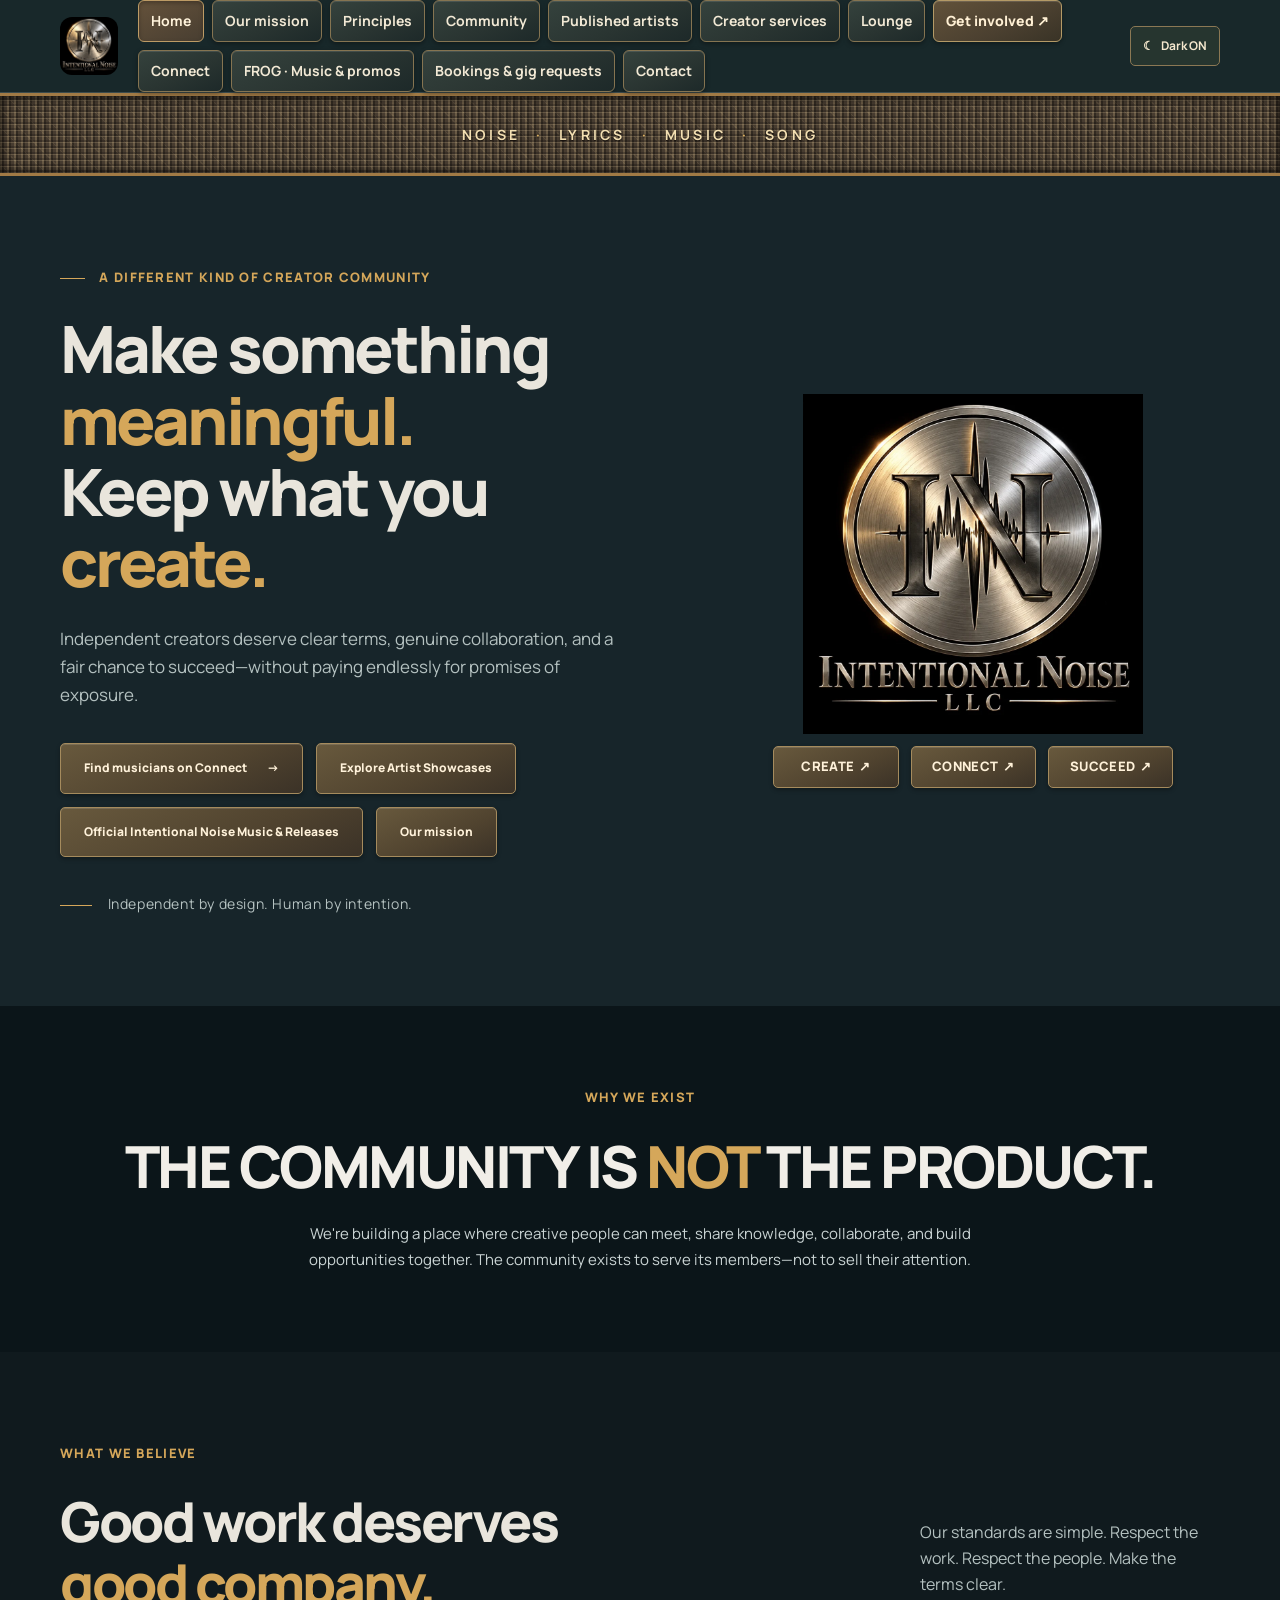
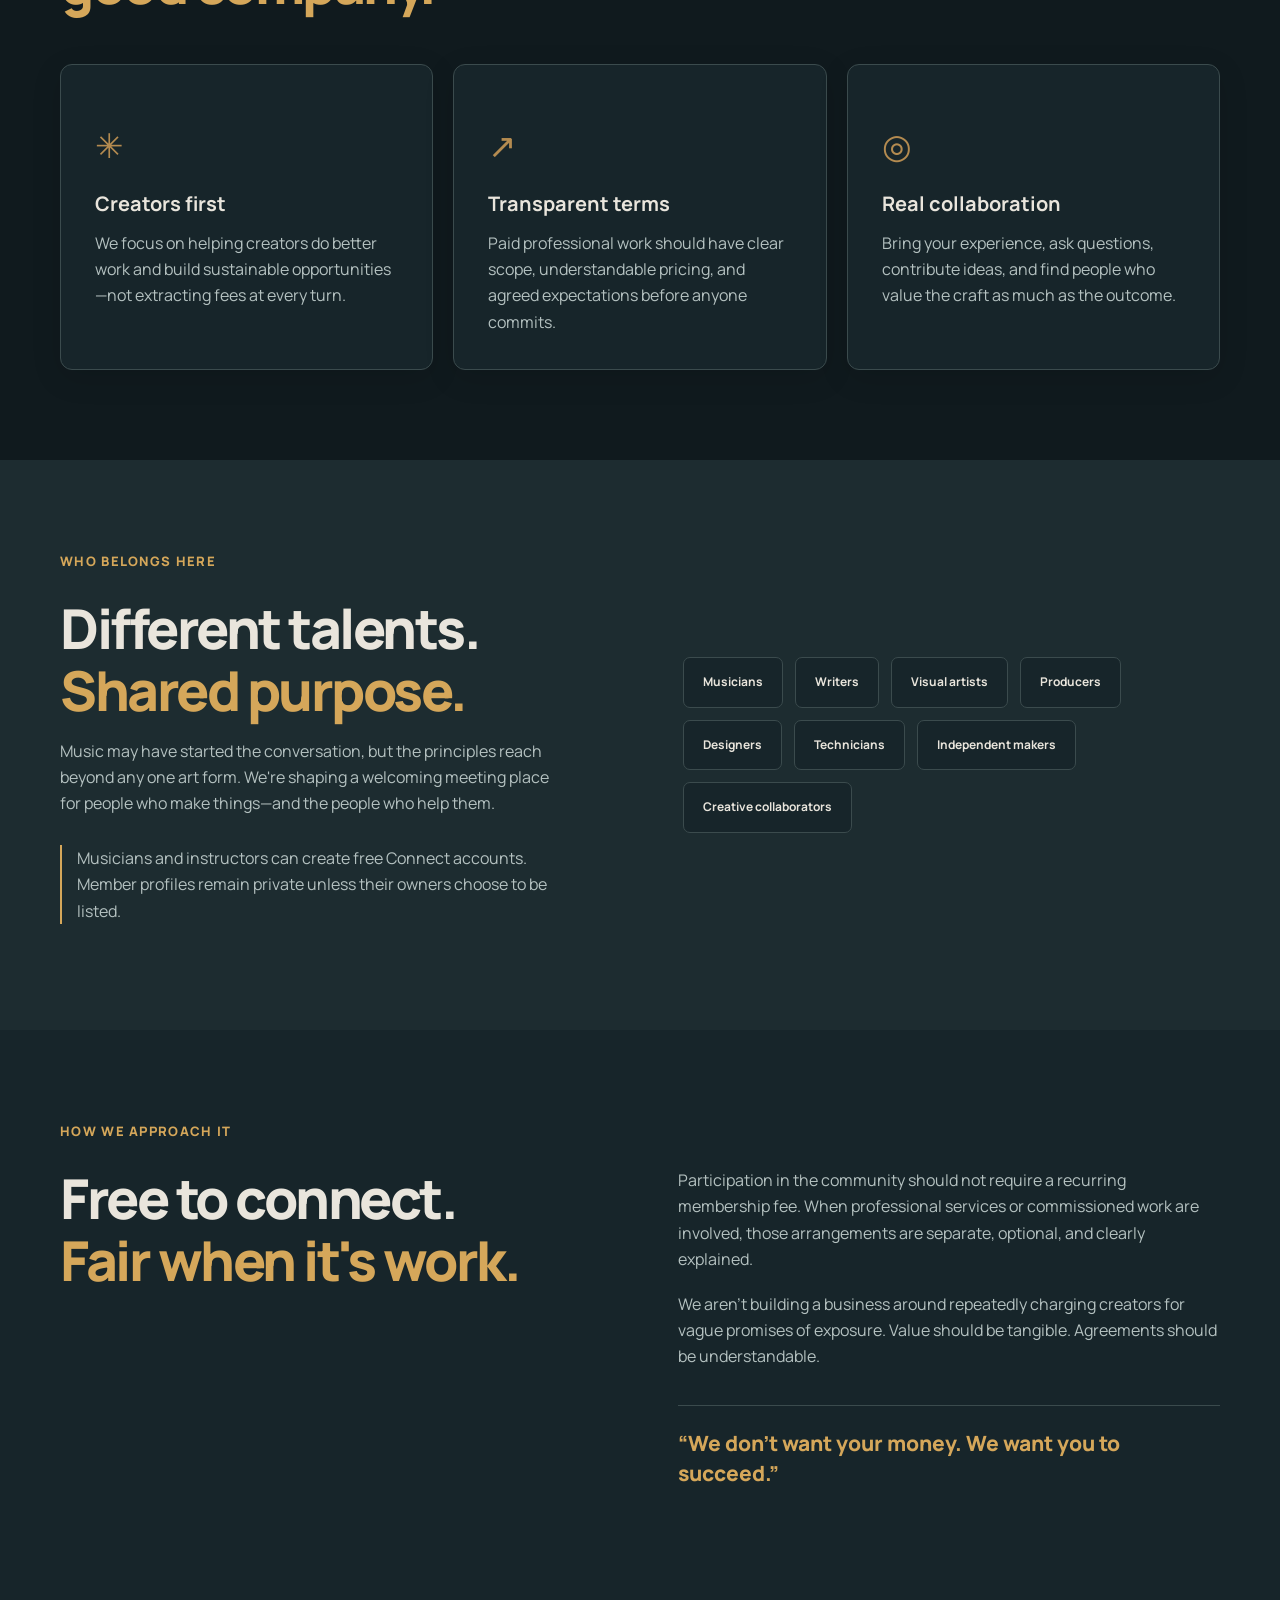
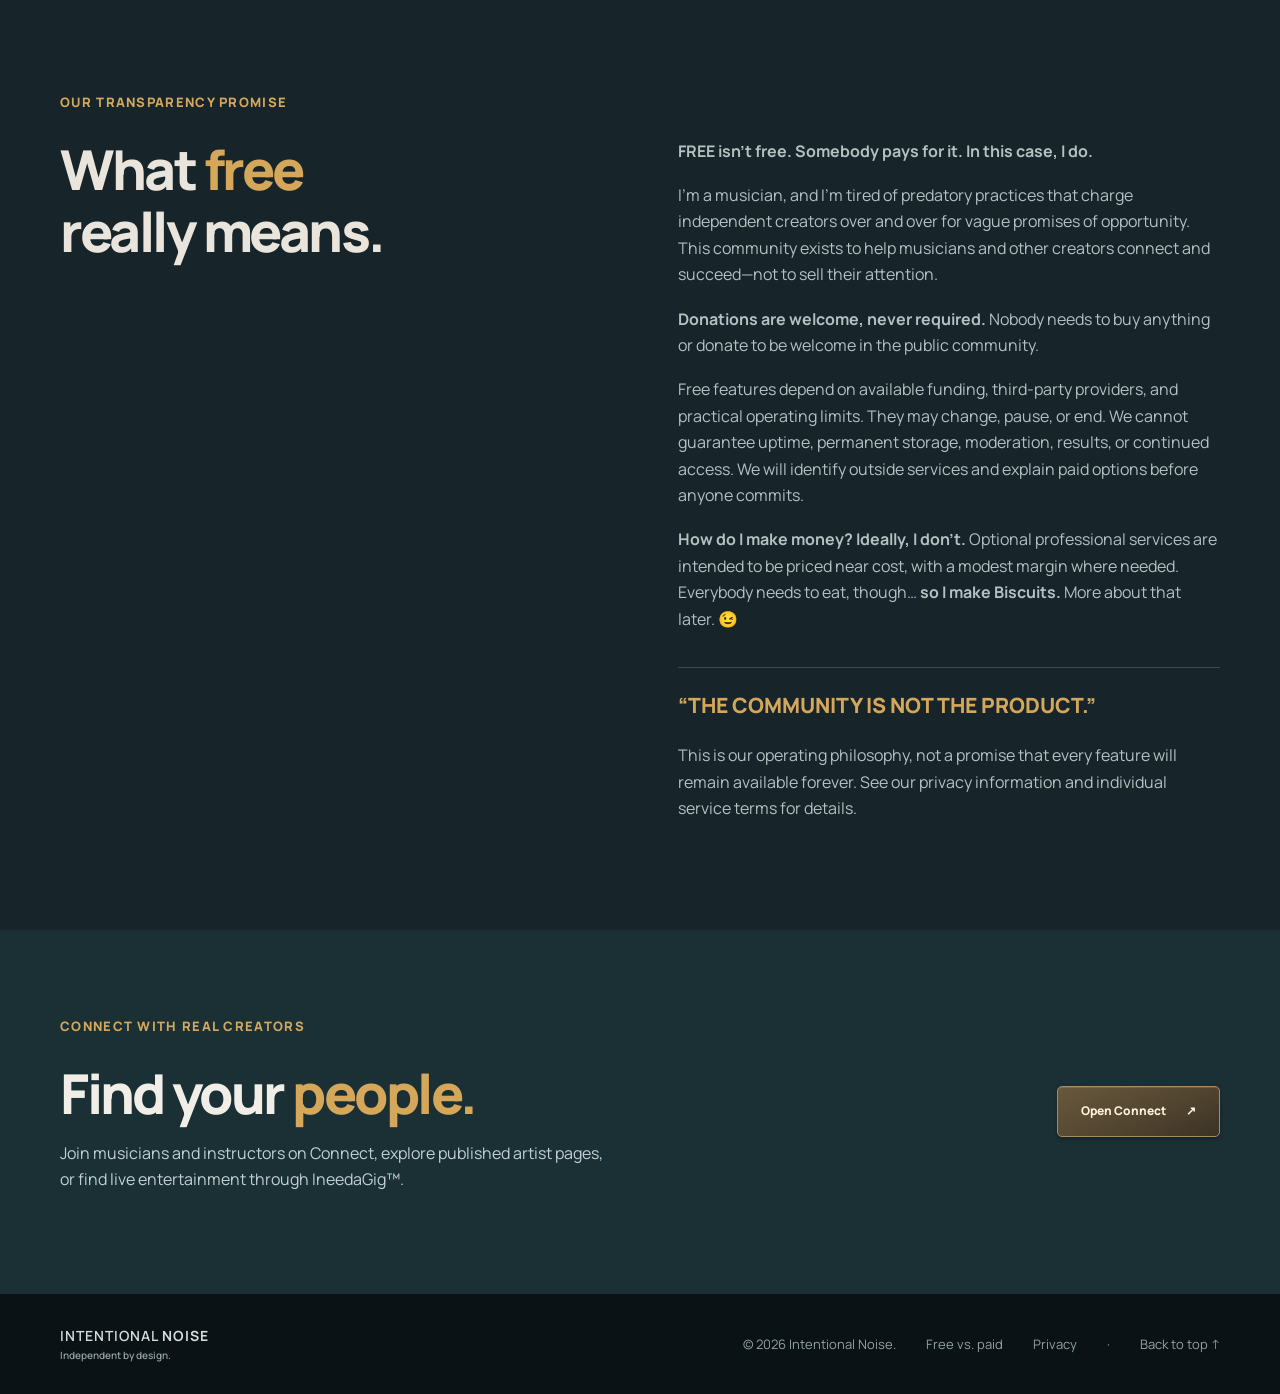
<file: index.html>
<!DOCTYPE html>

<html lang="en">
<head>
<meta charset="utf-8"/>
<meta content="width=device-width, initial-scale=1" name="viewport"/>
<meta content="#10242c" name="theme-color"/>
<meta content="Intentional Noise: a creator-first community built around collaboration, transparency, and independent success." name="description"/>
<title>Intentional Noise | Creators First</title>
<link href="assets/favicon.svg" rel="icon" type="image/svg+xml"/>
<script>try{document.documentElement.dataset.theme=localStorage.getItem("in-theme")==="light"?"light":"dark"}catch(e){document.documentElement.dataset.theme="dark"}</script>
<link href="styles.css?v=darkmode-20261110" rel="stylesheet"/>
<script defer="" src="script.js?v=darkmode-20261110"></script>
<link rel="canonical" href="https://intentionalnoise.info/"><meta property="og:type" content="website"><meta property="og:site_name" content="Intentional Noise"><meta property="og:title" content="Intentional Noise | Creators First"><meta property="og:description" content="Intentional Noise: a creator-first community built around collaboration, transparency, and independent success."><meta property="og:url" content="https://intentionalnoise.info/"><meta name="twitter:card" content="summary"><script type="application/ld+json">{"@context":"https://schema.org","@type":"Organization","name":"Intentional Noise","url":"https://intentionalnoise.info/","description":"Independent creator community, musician collaboration and artist resources.","sameAs":["https://intentionalnoise.band/","https://intentionalnoise.com/"]}</script></head>
<body>
<a class="skip" href="#main">Skip to content</a><header class="site-header"><div class="wrap header-inner"><a aria-label="Intentional Noise LLC — homepage" class="brand" href="index.html"><span class="brand-logo"><img alt="Intentional Noise LLC" class="logo-for-dark" height="80" src="assets/logo-dark.webp" width="80"/><img alt="Intentional Noise LLC" class="logo-for-light" height="80" src="assets/logo-light.webp" width="80"/></span></a><button aria-controls="primary-nav" aria-expanded="false" aria-label="Open navigation" class="menu-toggle" type="button"><span></span><span></span><span></span></button><nav aria-label="Primary navigation" class="nav" id="primary-nav"><a aria-current="page" href="index.html">Home</a><a href="mission.html">Our mission</a><a href="principles.html">Principles</a><a href="community.html">Community</a><a href="artists.html">Published artists</a><a href="services.html">Creator services</a><a href="lounge.html">Lounge</a><a class="nav-cta" href="involved.html">Get involved ↗</a><a href="https://connect.intentionalnoise.info">Connect</a><a href="https://connect.intentionalnoise.info/releases-and-gigs.html">FROG · Music &amp; promos</a><a href="https://ineedagig.net/#book">Bookings &amp; gig requests</a><a href="https://intentionalnoise.com/contact.html">Contact</a></nav><button aria-label="Switch to light theme" class="theme-toggle" title="Change color theme" type="button"><span aria-hidden="true" class="theme-symbol">☀</span><span class="theme-label">Light</span></button></div></header><div class="amp-ribbon" aria-label="Noise, Lyrics, Music, Song">NOISE <span>·</span> LYRICS <span>·</span> MUSIC <span>·</span> SONG</div>
<main id="main">
<section class="hero" id="top"><div class="wrap hero-grid"><div class="hero-content"><p class="eyebrow"><span class="eyebrow-line"></span> A DIFFERENT KIND OF CREATOR COMMUNITY</p><h1>Make something <em>meaningful.</em><br/>Keep what you <em>create.</em></h1><p class="hero-lede">Independent creators deserve clear terms, genuine collaboration, and a fair chance to succeed—without paying endlessly for promises of exposure.</p><div class="hero-actions"><a class="button primary" href="https://connect.intentionalnoise.info/">Find musicians on Connect <span aria-hidden="true">→</span></a><a class="button secondary" href="https://intentionalnoise.band/">Explore Artist Showcases</a><a class="button secondary" href="https://intentionalnoise.com/music.html">Official Intentional Noise Music &amp; Releases</a><a class="button secondary" href="#mission">Our mission</a></div><div class="hero-note"><span class="note-rule"></span> Independent by design. Human by intention.</div></div><div aria-label="Explore Intentional Noise" class="hero-art branded-orbit"><div aria-hidden="true" class="orbit orbit-one"></div><div aria-hidden="true" class="orbit orbit-two"></div><div aria-hidden="true" class="orbit orbit-three"></div><a aria-label="Intentional Noise homepage" class="hero-logo-link" href="index.html"><img alt="Intentional Noise LLC" class="logo-for-dark" height="360" src="assets/logo-dark.webp" width="360"/><img alt="Intentional Noise LLC" class="logo-for-light" height="240" src="assets/logo-light.webp" width="360"/></a><a class="orbit-action orbit-create" href="community.html">CREATE <span aria-hidden="true">↗</span></a><a class="orbit-action orbit-connect" href="https://connect.intentionalnoise.info">CONNECT <span aria-hidden="true">↗</span></a><a class="orbit-action orbit-succeed" href="services.html">SUCCEED <span aria-hidden="true">↗</span></a></div></div></section>
<section class="statement" id="mission"><div class="wrap"><p class="eyebrow light">WHY WE EXIST</p><h2>THE COMMUNITY IS <span>NOT</span> THE PRODUCT.</h2><p>We're building a place where creative people can meet, share knowledge, collaborate, and build opportunities together. The community exists to serve its members—not to sell their attention.</p></div></section>
<section class="section principles" id="principles"><div class="wrap"><div class="section-heading"><div><p class="eyebrow">WHAT WE BELIEVE</p><h2>Good work deserves<br/><em>good company.</em></h2></div><p>Our standards are simple. Respect the work. Respect the people. Make the terms clear.</p></div><div class="principle-grid"><article class="principle"><div aria-hidden="true" class="principle-icon">✳</div><h3>Creators first</h3><p>We focus on helping creators do better work and build sustainable opportunities—not extracting fees at every turn.</p></article><article class="principle"><div aria-hidden="true" class="principle-icon">↗</div><h3>Transparent terms</h3><p>Paid professional work should have clear scope, understandable pricing, and agreed expectations before anyone commits.</p></article><article class="principle"><div aria-hidden="true" class="principle-icon">◎</div><h3>Real collaboration</h3><p>Bring your experience, ask questions, contribute ideas, and find people who value the craft as much as the outcome.</p></article></div></div></section>
<section class="section community" id="community"><div class="wrap community-grid"><div><p class="eyebrow">WHO BELONGS HERE</p><h2>Different talents.<br/><em>Shared purpose.</em></h2><p>Music may have started the conversation, but the principles reach beyond any one art form. We're shaping a welcoming meeting place for people who make things—and the people who help them.</p><p class="small-note">Musicians and instructors can create free Connect accounts. Member profiles remain private unless their owners choose to be listed.</p></div><div aria-label="Creative disciplines" class="community-tags"><span>Musicians</span><span>Writers</span><span>Visual artists</span><span>Producers</span><span>Designers</span><span>Technicians</span><span>Independent makers</span><span>Creative collaborators</span></div></div></section>
<section class="section approach" id="approach"><div class="wrap"><p class="eyebrow">HOW WE APPROACH IT</p><div class="approach-grid"><h2>Free to connect.<br/><em>Fair when it's work.</em></h2><div><p>Participation in the community should not require a recurring membership fee. When professional services or commissioned work are involved, those arrangements are separate, optional, and clearly explained.</p><p>We aren't building a business around repeatedly charging creators for vague promises of exposure. Value should be tangible. Agreements should be understandable.</p><div class="quote">“We don't want your money. We want you to succeed.”</div></div></div></div></section>
<section class="section approach" id="transparency"><div class="wrap"><p class="eyebrow">OUR TRANSPARENCY PROMISE</p><div class="approach-grid"><h2>What <em>free</em><br/>really means.</h2><div><p><strong>FREE isn't free. Somebody pays for it. In this case, I do.</strong></p><p>I'm a musician, and I'm tired of predatory practices that charge independent creators over and over for vague promises of opportunity. This community exists to help musicians and other creators connect and succeed—not to sell their attention.</p><p><strong>Donations are welcome, never required.</strong> Nobody needs to buy anything or donate to be welcome in the public community.</p><p>Free features depend on available funding, third-party providers, and practical operating limits. They may change, pause, or end. We cannot guarantee uptime, permanent storage, moderation, results, or continued access. We will identify outside services and explain paid options before anyone commits.</p><p><strong>How do I make money? Ideally, I don't.</strong> Optional professional services are intended to be priced near cost, with a modest margin where needed. Everybody needs to eat, though… <strong>so I make Biscuits.</strong> More about that later. 😉</p><div class="quote">“THE COMMUNITY IS NOT THE PRODUCT.”</div><p class="small-note">This is our operating philosophy, not a promise that every feature will remain available forever. See our <a href="privacy.html">privacy information</a> and individual service terms for details.</p></div></div></div></section>
<section class="connect" id="connect"><div class="wrap connect-inner"><div><p class="eyebrow light">CONNECT WITH REAL CREATORS</p><h2>Find your <em>people.</em></h2><p>Join musicians and instructors on Connect, explore published artist pages, or find live entertainment through IneedaGig™.</p></div><a class="button light-button" href="https://connect.intentionalnoise.info/">Open Connect <span aria-hidden="true">↗</span></a></div></section>
</main>
<footer class="footer"><div class="wrap footer-inner"><div class="footer-brand">INTENTIONAL <strong>NOISE</strong><small>Independent by design.</small></div><div class="footer-right"><span>© <span id="year">2026</span> Intentional Noise.</span><a href="https://ineedagig.net/free-vs-paid.html">Free vs. paid</a><a href="privacy.html">Privacy</a> · <a href="#top">Back to top ↑</a></div></div></footer>
</body>
</html>
</file>
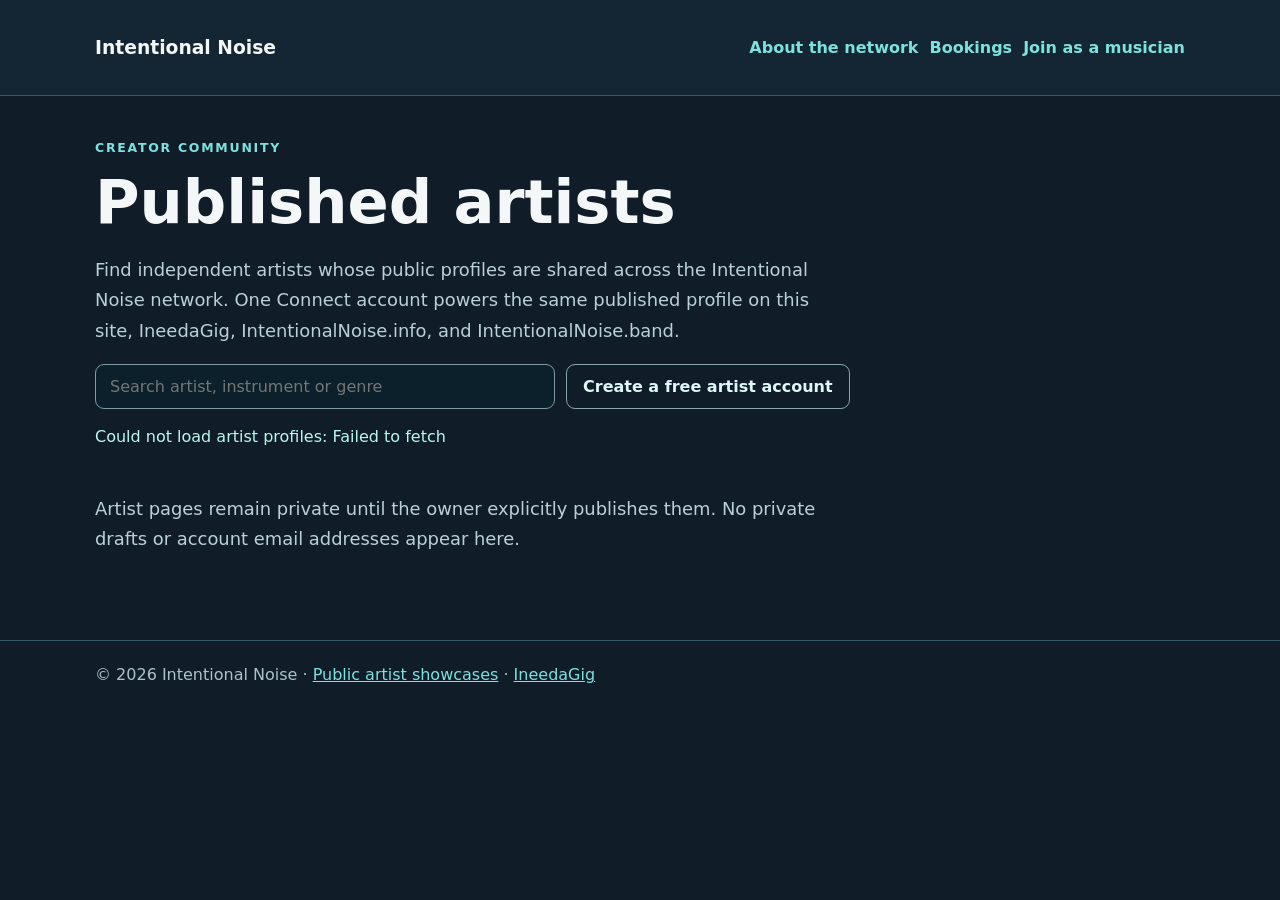
<file: artists.html>
<!doctype html>
<html lang="en"><head>
<meta charset="utf-8"><meta name="viewport" content="width=device-width,initial-scale=1">
<meta name="description" content="Browse independent musicians and bands with published artist profiles across Intentional Noise.">
<title>Published Artists | Intentional Noise</title>
<style>
:root{font-family:system-ui,-apple-system,"Segoe UI",sans-serif;color-scheme:dark;--bg:#101d28;--surface:#172b38;--border:#365765;--mint:#7de1df;--muted:#bad0d7}
*{box-sizing:border-box}body{margin:0;background:var(--bg);color:#f3f7f8}a{color:var(--mint)}
header{border-bottom:1px solid var(--border);background:#142633}
.wrap{max-width:1090px;width:calc(100% - 36px);margin:auto}
nav{display:flex;align-items:center;justify-content:space-between;gap:14px;padding:20px 0;flex-wrap:wrap}
nav a{text-decoration:none;font-weight:750}nav .name{font-size:1.17rem;color:#f3f7f8}
main{padding:44px 0 68px}h1{font-size:clamp(2.3rem,6vw,3.8rem);margin:12px 0}h2{font-size:1.35rem}
.eyebrow{font-size:.78rem;color:var(--mint);letter-spacing:.14em;text-transform:uppercase;font-weight:800}
.lead{font-size:1.12rem;color:var(--muted);max-width:730px;line-height:1.7}
.actions{display:flex;gap:11px;flex-wrap:wrap;align-items:center;margin:18px 0}
.button,button{display:inline-flex;align-items:center;text-decoration:none;border:1px solid var(--mint);border-radius:9px;padding:12px 16px;background:var(--mint);font:inherit;font-weight:750;color:#10232c;cursor:pointer;min-height:44px}
.button.alt{background:transparent;color:#dff7f6;border-color:#88a6b0}
input{border:1px solid #7f9aa5;background:#0c202b;color:white;border-radius:9px;padding:12px 14px;font:inherit;min-height:44px;max-width:460px;width:100%}
.cards{display:grid;grid-template-columns:repeat(3,minmax(0,1fr));gap:16px;margin:22px 0}
.card{min-width:0;border:1px solid var(--border);border-radius:15px;background:var(--surface);padding:19px}
.card h2{margin:12px 0 7px;overflow-wrap:anywhere}.card p{line-height:1.55;overflow-wrap:anywhere;color:#c7d8dd}
.pill{display:inline-block;font-size:.75rem;font-weight:800;color:#0e2b30;background:var(--mint);border-radius:40px;padding:5px 10px}
.photo{width:72px;height:72px;object-fit:contain;border-radius:12px;display:block;background:#233d4a}
.profile{border:1px solid var(--border);background:var(--surface);border-radius:17px;padding:24px;max-width:800px}
.profile .photo{width:110px;height:110px}.profile h2{font-size:2rem;margin:12px 0}.field{padding:6px 0}.field strong{color:#e6fcf8}
.status{min-height:1.4em;color:#bbf8eb}footer{color:#abc2cb;border-top:1px solid var(--border);padding:24px 0}
[hidden]{display:none!important}:focus-visible{outline:3px solid var(--mint);outline-offset:4px}
@media(max-width:800px){.cards{grid-template-columns:repeat(2,minmax(0,1fr))}}
@media(max-width:560px){.cards{grid-template-columns:1fr}main{padding:30px 0 50px}}

/* Public artist cards: use approved profile art, then first publicly shared work art. */
.artwork{position:relative;isolation:isolate;width:100%;aspect-ratio:16/10;overflow:hidden;border:1px solid var(--border);border-radius:12px;margin:0 0 15px;background:radial-gradient(circle at 70% 28%,#416d66 0%,#263b45 42%,#142735 100%);display:grid;place-items:center}
.artwork::before{content:"";position:absolute;width:53%;aspect-ratio:1;border-radius:50%;border:4px solid #ffffff18;box-shadow:0 0 0 12px #ffffff09,0 0 0 24px #ffffff08,0 0 0 36px #ffffff06;right:4%;top:-8%;transform:rotate(-10deg)}
.artwork .initials{position:relative;color:#e8faf0;font-size:clamp(2.3rem,4vw,4rem);font-weight:900;letter-spacing:-.05em;text-shadow:0 3px 10px #061e2888}
.artwork img{position:absolute;inset:0;width:100%;height:100%;object-fit:cover;display:block}
.profile .artwork{max-width:400px;aspect-ratio:16/10;margin-bottom:18px}
@media(max-width:560px){.artwork{aspect-ratio:16/9}}
.verified-icon{display:inline-block;width:1.18em;height:1.18em;object-fit:contain;vertical-align:middle;margin-left:.18em}
</style><link rel="canonical" href="https://intentionalnoise.info/artists.html"><meta property="og:type" content="website"><meta property="og:site_name" content="Intentional Noise"><meta property="og:title" content="Published Artists | Intentional Noise"><meta property="og:description" content="Browse independent musicians and bands with published artist profiles across Intentional Noise."><meta property="og:url" content="https://intentionalnoise.info/artists.html"><meta name="twitter:card" content="summary"></head>
<body><header><nav class="wrap"><a class="name" href="https://intentionalnoise.info/">Intentional Noise</a><div class="actions"><a href="https://intentionalnoise.info/">About the network</a><a href="https://ineedagig.net/">Bookings</a><a href="https://connect.intentionalnoise.info/auth.html?role=musician">Join as a musician</a></div></nav></header>
<main class="wrap">
<div class="eyebrow">Creator community</div><h1>Published artists</h1>
<p class="lead">Find independent artists whose public profiles are shared across the Intentional Noise network. One Connect account powers the same published profile on this site, IneedaGig, IntentionalNoise.info, and IntentionalNoise.band.</p>
<div class="actions"><input type="search" id="filter" aria-label="Filter artists" placeholder="Search artist, instrument or genre" maxlength="100"><a class="button alt" href="https://connect.intentionalnoise.info/auth.html?role=musician">Create a free artist account</a></div>
<p class="status" id="status" role="status" aria-live="polite">Loading published profiles…</p>
<div id="cards" class="cards"></div>
<div id="profile" class="profile" hidden aria-label="Published artist profile"></div>
<p class="lead">Artist pages remain private until the owner explicitly publishes them. No private drafts or account email addresses appear here.</p>
</main><footer><div class="wrap">© 2026 Intentional Noise · <a href="https://intentionalnoise.band/artists.html">Public artist showcases</a> · <a href="https://ineedagig.net/">IneedaGig</a></div></footer>
<script>
(function(){
'use strict';
const API='https://xyudcdgjyormlokwhfoi.supabase.co/rest/v1/artist_pages';
const KEY='sb_publishable_-gMviWXPBzov-2D-htf9iA_y6ZVV-q0';
const $=id=>document.getElementById(id);
let artists=[];let verifiedArtistIds=new Set();let shopByOwner=new Map();
function el(tag,txt,cls){const node=document.createElement(tag);if(txt!==undefined)node.textContent=txt;if(cls)node.className=cls;return node}
function setStatus(text){$('status').textContent=text}
function link(text,url,cls='button alt'){const a=el('a',text,cls);a.href=url;return a}
function messageUrl(p,requestGig=false){return 'https://connect.intentionalnoise.info/make-contact.html?member='+encodeURIComponent(p.user_id)+(requestGig?'&kind=gig':'')}
function artistUrl(p){return 'https://intentionalnoise.band/'+encodeURIComponent(p.slug)}
function profileUrl(p){return location.pathname+'?slug='+encodeURIComponent(p.slug)}
const publishedArtwork=new Map();
function httpsImage(value){try{const u=new URL(value);return u.protocol==='https:'?u.href:null}catch{return null}}
function cartLink(p){const url=shopByOwner.get(p.user_id);if(!url)return null;try{const u=new URL(url);if(u.protocol!=='https:'||u.username||u.password)return null;const a=link('Shop this artist',u.href);a.target='_blank';a.rel='noopener noreferrer';return a}catch{return null}}

function firstLetters(name){const parts=String(name||'Artist').trim().split(/\s+/).filter(Boolean);return (parts.length>1?parts.slice(0,2).map(s=>s[0]).join(''):parts[0].slice(0,2)).toUpperCase()}
function photo(p){
 const frame=el('div',null,'artwork');frame.setAttribute('role','img');frame.setAttribute('aria-label',p.display_name+' artwork or artist placeholder');
 frame.append(el('span',firstLetters(p.display_name),'initials'));
 const extra=publishedArtwork.get(p.user_id)||{logos:[],artwork:[]};
 const candidates=[...new Set([...extra.logos,p.logo_url,p.showcase_type==='image'?p.showcase_url:null,...extra.artwork].map(httpsImage).filter(Boolean))];
 if(!candidates.length)return frame;
 const img=el('img');img.alt=p.display_name+' published artist image';img.loading='lazy';img.referrerPolicy='no-referrer';let idx=0;
 img.onerror=()=>{if(idx<candidates.length)img.src=candidates[idx++];else img.remove()};
 frame.append(img);img.src=candidates[idx++];return frame;
}
async function loadArtwork(profiles){
 const ids=new Set(profiles.map(p=>p.user_id).filter(Boolean));if(!ids.size)return;
 const root='https://xyudcdgjyormlokwhfoi.supabase.co',headers={apikey:KEY,Accept:'application/json'};
 async function readPublic(path){try{const r=await fetch(root+'/rest/v1/'+path,{headers,cache:'no-store'});if(!r.ok)return [];const rows=await r.json();return Array.isArray(rows)?rows:[]}catch{return []}}
 async function signedImage(path){
  if(!path||!/^[-\w]+\/[\w./-]+$/.test(path))return null;
  try{
   const r=await fetch(root+'/storage/v1/object/sign/artist-review/'+path.split('/').map(encodeURIComponent).join('/'),{method:'POST',headers:{apikey:KEY,'Content-Type':'application/json'},body:JSON.stringify({expiresIn:600}),cache:'no-store'});
   if(!r.ok)return null;const data=await r.json(),relative=data.signedURL||data.signedUrl;
   if(typeof relative!=='string')return null;
   return httpsImage(relative.startsWith('https://')?relative:root+'/storage/v1'+(relative.startsWith('/')?'':'/')+relative);
  }catch{return null}
 }
 const [uploads,releases]=await Promise.all([
  readPublic('artist_media_submissions?select=user_id,kind,mime_type,public_url,external_url,source_type,storage_path,created_at&status=eq.approved&rights_confirmed=eq.true&rules_accepted=eq.true&kind=in.(logo,artwork)&order=created_at.asc&limit=1000'),
  readPublic('frog_releases?select=owner_id,image_url,created_at&is_published=eq.true&order=created_at.asc&limit=1000')
 ]);
 const entries=new Map();
 function add(id,url,at,kind){if(!ids.has(id))return;const safe=httpsImage(url);if(!safe)return;const a=entries.get(id)||[];a.push({url:safe,time:Date.parse(at||'')||0,kind});entries.set(id,a)}
 await Promise.all(uploads.map(async item=>{
  if(item.mime_type&&!item.mime_type.startsWith('image/'))return;
  const url=item.source_type==='upload'?await signedImage(item.storage_path):item.public_url||item.external_url;
  add(item.user_id,url,item.created_at,item.kind);
 }));
 for(const item of releases)add(item.owner_id,item.image_url,item.created_at,'artwork');
 for(const [id,rows] of entries){
  const logos=rows.filter(v=>v.kind==='logo').sort((a,b)=>b.time-a.time).map(v=>v.url);
  const artwork=rows.filter(v=>v.kind!=='logo').sort((a,b)=>a.time-b.time).map(v=>v.url);
  publishedArtwork.set(id,{logos:[...new Set(logos)],artwork:[...new Set(artwork)]});
 }
}

function detailLine(root,label,value){if(!value)return;const d=el('p',null,'field');d.append(el('strong',label+': '),document.createTextNode(value));root.append(d)}
function verifiedName(name,userId){const h=el('h2',name);if(verifiedArtistIds.has(userId)){const badge=el('img');badge.src='https://connect.intentionalnoise.info/verified-artist-badge.svg';badge.alt='Verified Artist';badge.title='Verified Artist';badge.className='verified-icon';h.append(' ',badge);}return h;}
function card(p){
 const box=el('article',null,'card');box.append(photo(p));
 box.append(verifiedName(p.display_name,p.user_id));
 if(p.available_for_gigs)box.append(el('span','Available for gigs','pill'));
 if(p.bio)box.append(el('p',p.bio.slice(0,180)));
 if((p.genres||[]).length)box.append(el('p','Genres: '+p.genres.slice(0,6).join(', ')));
 const acts=el('div',null,'actions');acts.append(link('View profile',profileUrl(p)),link('Message this artist',messageUrl(p)),link('Request a gig',messageUrl(p,true)));const shop=cartLink(p);if(shop)acts.append(shop);box.append(acts);
 return box;
}
function showProfile(p){
 $('cards').hidden=true;$('filter').hidden=true;
 const root=$('profile');root.replaceChildren();
 root.append(photo(p));
 root.append(verifiedName(p.display_name,p.user_id));
 if(p.available_for_gigs)root.append(el('span','Available for gigs','pill'));
 detailLine(root,'About',p.bio);
 detailLine(root,'Instruments',(p.instruments||[]).join(', '));
 detailLine(root,'Genres',(p.genres||[]).join(', '));
 detailLine(root,'Roles',(p.roles||[]).join(', '));
 const acts=el('div',null,'actions');acts.append(link('View full artist showcase',artistUrl(p)),link('Message this artist',messageUrl(p)),link('Request a gig / appearance',messageUrl(p,true)),link('All published artists',location.pathname));const shop=cartLink(p);if(shop)acts.append(shop);root.append(acts);
 root.hidden=false;
 setStatus('Public artist profile · automatically synchronized from Connect.');
}
function render(){
 const query=$('filter').value.trim().toLowerCase();
 const matches=artists.filter(p=>[p.display_name,p.bio,...(p.roles||[]),...(p.instruments||[]),...(p.genres||[])].join(' ').toLowerCase().includes(query));
 const root=$('cards');root.replaceChildren(...matches.map(card));
 setStatus(matches.length?matches.length+' published artist'+(matches.length===1?'':'s')+' shown.':'No published profiles match this search.');
}
async function load(){
 try{
  const slug=new URLSearchParams(location.search).get('slug');
  if(slug&&(!/^[a-z0-9]+(?:-[a-z0-9]+)*$/.test(slug)||slug.length>90)){setStatus('Artist page not available.');return}
  const query=new URLSearchParams({select:'user_id,slug,display_name,bio,logo_url,showcase_url,showcase_type,roles,instruments,genres,available_for_gigs',published:'eq.true',approved_at:'not.is.null',order:'display_name.asc',limit:slug?'1':'100'});
  if(slug)query.set('slug','eq.'+slug);
  const res=await fetch(API+'?'+query.toString(),{headers:{apikey:KEY,Accept:'application/json'},cache:'no-store'});
  if(!res.ok)throw Error('Published directory unavailable ('+res.status+').');
  const data=await res.json();if(!Array.isArray(data))throw Error('Unexpected directory response.');
  artists=data;
  shopByOwner=new Map();
  try{
    for(let i=0;i<artists.length;i+=100){
      const stores=await fetch(new URL('rpc/list_published_artist_shops', API.replace(/artist_pages$/, '')),{
        method:'POST',
        headers:{apikey:KEY,Accept:'application/json','Content-Type':'application/json'},
        body:JSON.stringify({p_artist_ids:artists.slice(i,i+100).map(artist=>artist.user_id)}),
        cache:'no-store'
      });
      if(!stores.ok)throw Error('Storefront lookup unavailable');
      const rows=await stores.json();
      if(Array.isArray(rows))for(const shop of rows)shopByOwner.set(shop.user_id,shop.cart_url);
    }
  }catch{
    // Fail closed if this optional endpoint is unavailable.
    shopByOwner=new Map();
  }
  try{const proof=await fetch('https://xyudcdgjyormlokwhfoi.supabase.co/rest/v1/verified_artist_accounts?select=user_id&limit=1000',{headers:{apikey:KEY,Accept:'application/json'},cache:'no-store'});if(proof.ok){const rows=await proof.json();verifiedArtistIds=new Set((Array.isArray(rows)?rows:[]).map(x=>x.user_id));}}catch{verifiedArtistIds=new Set();}
  await loadArtwork(data);
  if(slug){if(artists.length)showProfile(artists[0]);else setStatus('This artist page is private or not published.');return}
  render();
 }catch(error){setStatus('Could not load artist profiles: '+error.message)}
}
$('filter').addEventListener('input',render);
load();
})();
</script></body></html>
</file>
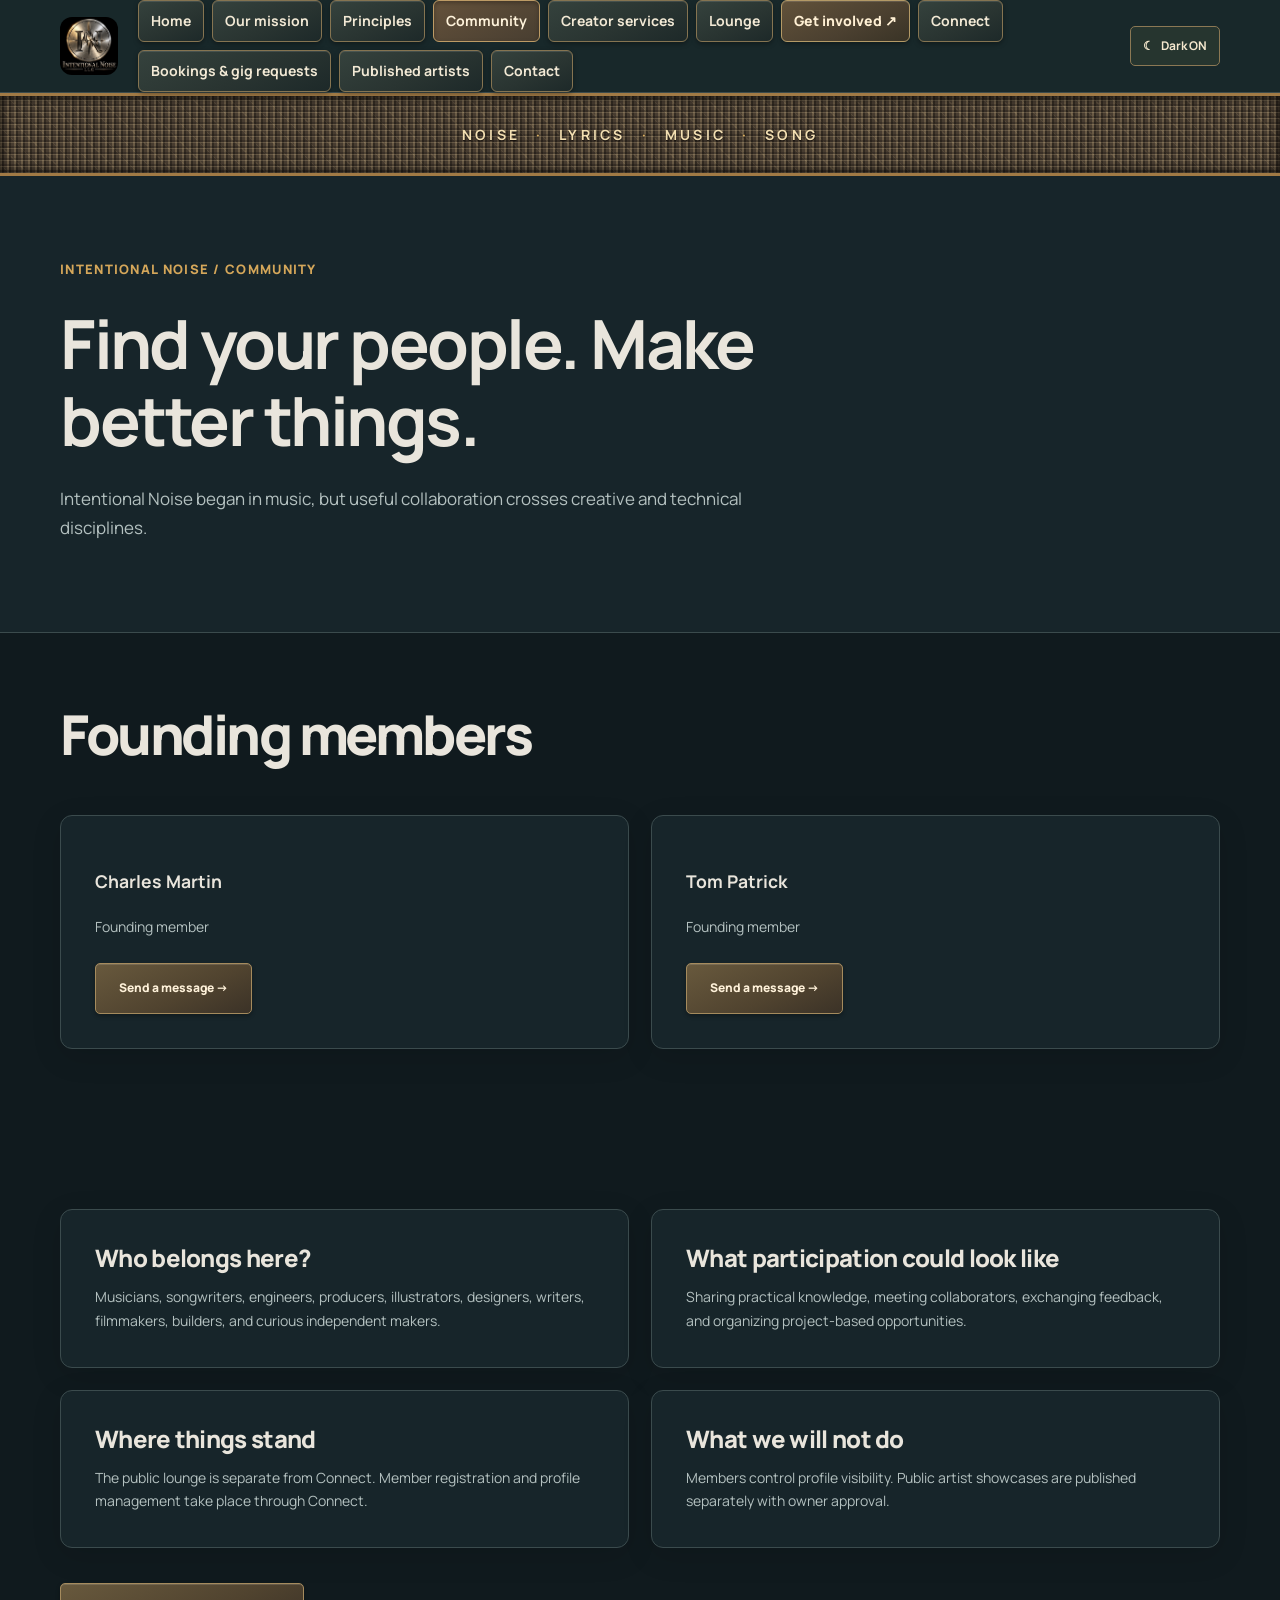
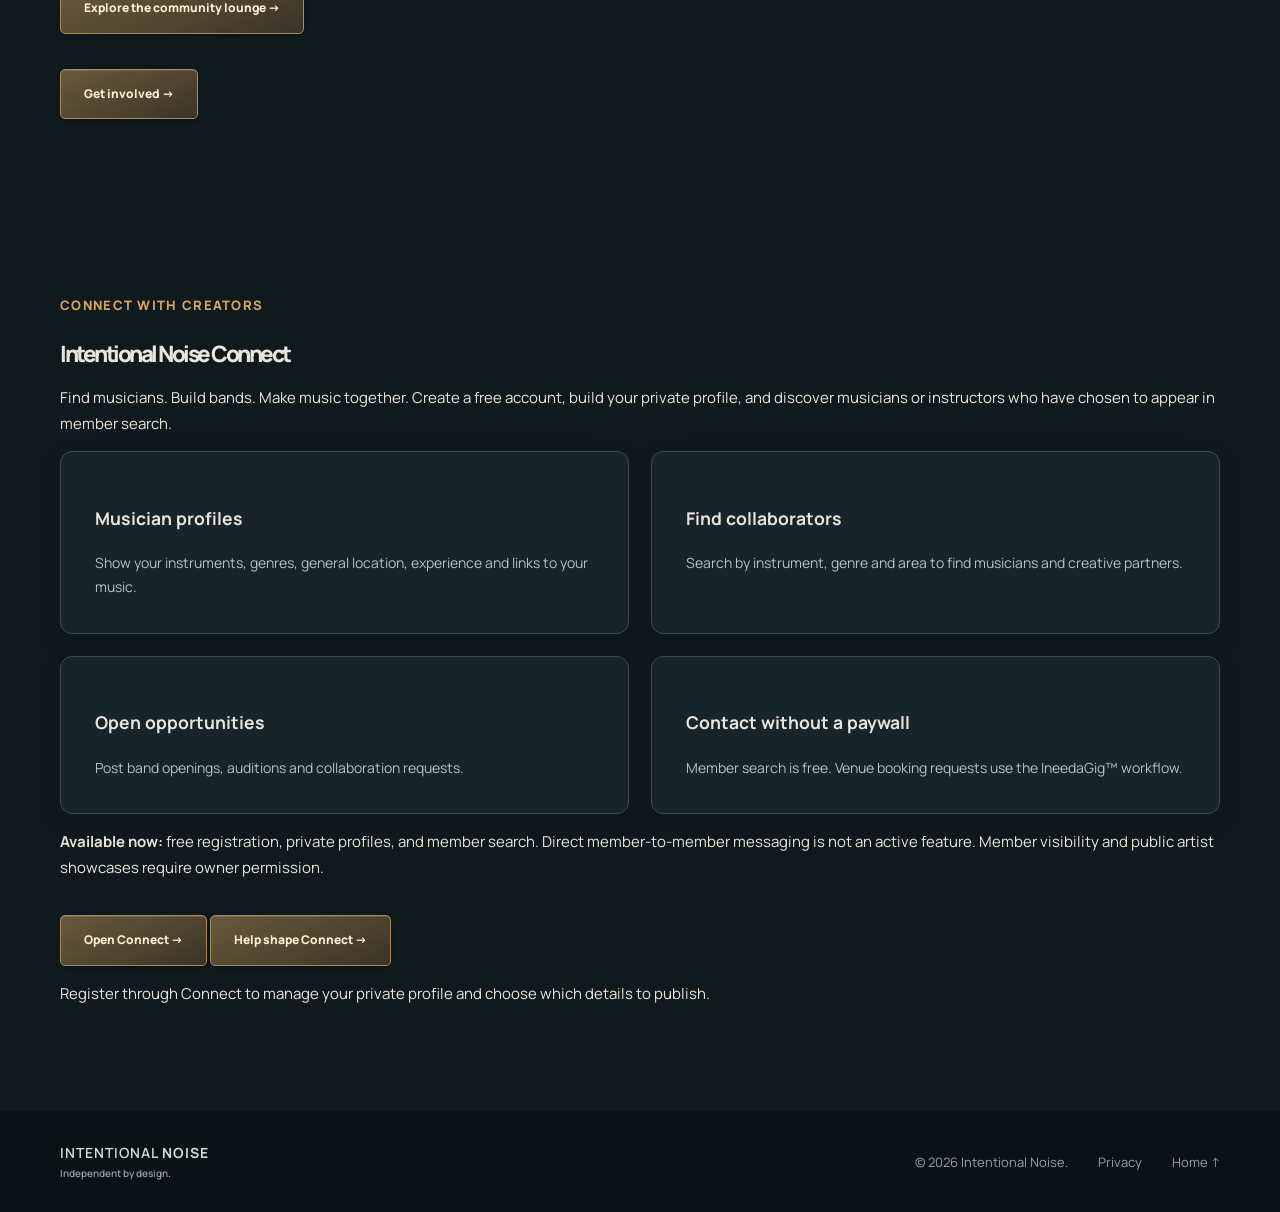
<file: community.html>
<!DOCTYPE html>
<html lang="en"><head><meta charset="utf-8"/><meta content="width=device-width, initial-scale=1" name="viewport"/><meta content="#10242c" name="theme-color"/><meta content="Meet Intentional Noise founding members Charles Martin and Tom Patrick. A community for collaboration across creative and technical disciplines." name="description"/><title>Community | Intentional Noise</title><link href="assets/favicon.svg" rel="icon" type="image/svg+xml"/><script>try{document.documentElement.dataset.theme=localStorage.getItem("in-theme")==="light"?"light":"dark"}catch(e){document.documentElement.dataset.theme="dark"}</script>
<link href="styles.css?v=darkmode-20261110" rel="stylesheet"/><script defer="" src="script.js?v=darkmode-20261110"></script><link rel="canonical" href="https://intentionalnoise.info/community.html"><meta property="og:type" content="website"><meta property="og:site_name" content="Intentional Noise"><meta property="og:title" content="Community | Intentional Noise"><meta property="og:description" content="Meet Intentional Noise founding members Charles Martin and Tom Patrick. A community for collaboration across creative and technical disciplines."><meta property="og:url" content="https://intentionalnoise.info/community.html"><meta name="twitter:card" content="summary"></head><body><a class="skip" href="#main">Skip to content</a><header class="site-header"><div class="wrap header-inner"><a aria-label="Intentional Noise LLC — homepage" class="brand" href="index.html"><span class="brand-logo"><img alt="Intentional Noise LLC" class="logo-for-dark" height="80" src="assets/logo-dark.webp" width="80"/><img alt="Intentional Noise LLC" class="logo-for-light" height="80" src="assets/logo-light.webp" width="80"/></span></a><button aria-controls="primary-nav" aria-expanded="false" aria-label="Open navigation" class="menu-toggle" type="button"><span></span><span></span><span></span></button><nav aria-label="Primary navigation" class="nav" id="primary-nav"><a href="index.html">Home</a><a href="mission.html">Our mission</a><a href="principles.html">Principles</a><a aria-current="page" href="community.html">Community</a><a href="services.html">Creator services</a><a href="lounge.html">Lounge</a><a class="nav-cta" href="involved.html">Get involved ↗</a><a href="https://connect.intentionalnoise.info">Connect</a><a href="https://ineedagig.net/">Bookings &amp; gig requests</a><a href="artists.html">Published artists</a><a href="https://intentionalnoise.com/contact.html">Contact</a></nav><button aria-label="Switch to light theme" class="theme-toggle" title="Change color theme" type="button"><span aria-hidden="true" class="theme-symbol">☀</span><span class="theme-label">Light</span></button></div></header><div class="amp-ribbon" aria-label="Noise, Lyrics, Music, Song">NOISE <span>·</span> LYRICS <span>·</span> MUSIC <span>·</span> SONG</div><main id="main"><section class="page-hero"><div class="wrap"><p class="eyebrow">INTENTIONAL NOISE / COMMUNITY</p><h1>Find your people. Make better things.</h1><p>Intentional Noise began in music, but useful collaboration crosses creative and technical disciplines.</p></div></section><section aria-labelledby="founding-members-heading" class="page-section" id="founding-members"><div class="wrap"><div class="section-heading"><h2 id="founding-members-heading">Founding members</h2></div><div class="info-grid"><article class="info-card"><h3><a href="https://intentionalnoise.com/contact.html#contact">Charles Martin</a></h3><p>Founding member</p><p class="page-next"><a aria-label="Contact Charles Martin" class="button secondary" href="https://intentionalnoise.com/contact.html#contact">Send a message →</a></p></article><article class="info-card"><h3><a href="https://intentionalnoise.com/contact.html#contact">Tom Patrick</a></h3><p>Founding member</p><p class="page-next"><a aria-label="Contact Tom Patrick" class="button secondary" href="https://intentionalnoise.com/contact.html#contact">Send a message →</a></p></article></div></div></section><section class="page-section"><div class="wrap"><div class="info-grid"><article class="info-card"><h2>Who belongs here?</h2><p>Musicians, songwriters, engineers, producers, illustrators, designers, writers, filmmakers, builders, and curious independent makers.</p></article><article class="info-card"><h2>What participation could look like</h2><p>Sharing practical knowledge, meeting collaborators, exchanging feedback, and organizing project-based opportunities.</p></article><article class="info-card"><h2>Where things stand</h2><p>The public lounge is separate from Connect. Member registration and profile management take place through Connect.</p></article><article class="info-card"><h2>What we will not do</h2><p>Members control profile visibility. Public artist showcases are published separately with owner approval.</p></article></div><p class="page-next"><a class="button primary" href="lounge.html">Explore the community lounge →</a></p><p class="page-next"><a class="button secondary" href="involved.html">Get involved →</a></p></div></section><section class="page-section" id="connect" aria-labelledby="connect-heading"><div class="wrap"><p class="eyebrow">CONNECT WITH CREATORS</p><h2 id="connect-heading">Intentional Noise Connect</h2><p>Find musicians. Build bands. Make music together. Create a free account, build your private profile, and discover musicians or instructors who have chosen to appear in member search.</p><div class="info-grid"><article class="info-card"><h3>Musician profiles</h3><p>Show your instruments, genres, general location, experience and links to your music.</p></article><article class="info-card"><h3>Find collaborators</h3><p>Search by instrument, genre and area to find musicians and creative partners.</p></article><article class="info-card"><h3>Open opportunities</h3><p>Post band openings, auditions and collaboration requests.</p></article><article class="info-card"><h3>Contact without a paywall</h3><p>Member search is free. Venue booking requests use the IneedaGig™ workflow.</p></article></div><p><strong>Available now:</strong> free registration, private profiles, and member search. Direct member-to-member messaging is not an active feature. Member visibility and public artist showcases require owner permission.</p><p class="page-next"><a class="button primary" href="https://connect.intentionalnoise.info">Open Connect →</a> <a class="button secondary" href="involved.html">Help shape Connect →</a></p><p class="small-note">Register through Connect to manage your private profile and choose which details to publish.</p></div></section></main><footer class="footer"><div class="wrap footer-inner"><div class="footer-brand">INTENTIONAL <strong>NOISE</strong><small>Independent by design.</small></div><div class="footer-right"><span>© <span id="year">2026</span> Intentional Noise.</span><a href="privacy.html">Privacy</a><a href="index.html">Home ↑</a></div></div></footer></body></html>
</file>
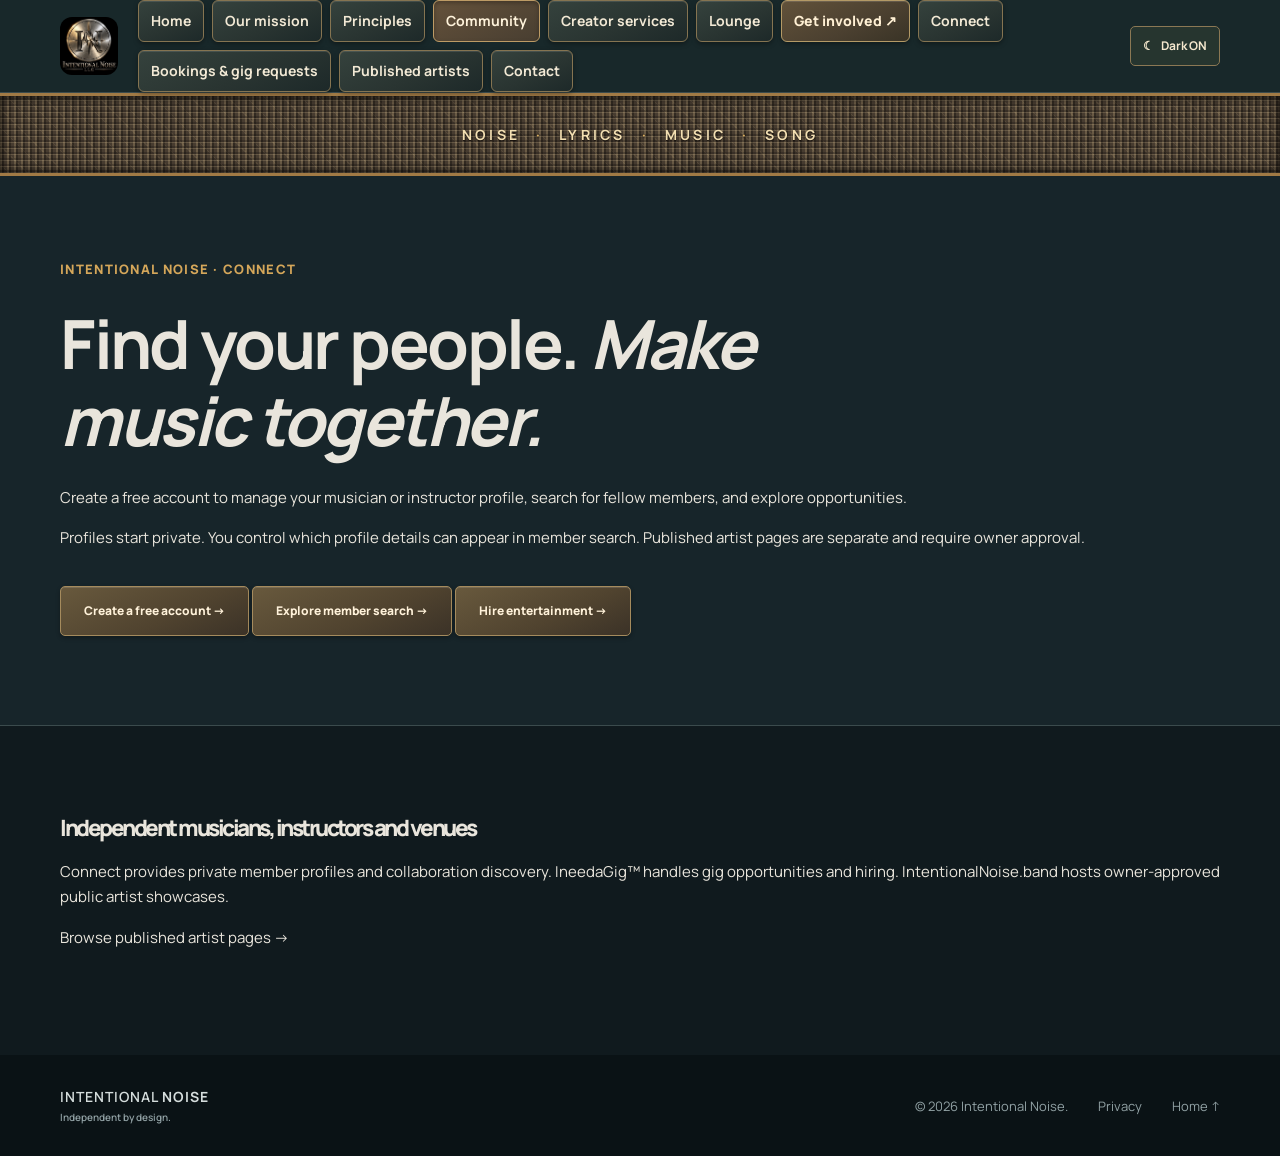
<file: connect.html>
<!DOCTYPE html>
<html lang="en"><head><meta charset="utf-8"><meta name="viewport" content="width=device-width, initial-scale=1"><meta name="theme-color" content="#10242c"><meta name="description" content="Intentional Noise Connect: a free musician and instructor network with private profiles, member search, and artist showcases."><title>Connect | Intentional Noise</title><link href="assets/favicon.svg" rel="icon" type="image/svg+xml"><link href="styles.css?v=darkmode-20261110" rel="stylesheet"><script>try{document.documentElement.dataset.theme=localStorage.getItem("in-theme")==="light"?"light":"dark"}catch(e){document.documentElement.dataset.theme="dark"}</script><script defer src="script.js?v=darkmode-20261110"></script><link rel="canonical" href="https://intentionalnoise.info/connect.html"><meta property="og:type" content="website"><meta property="og:site_name" content="Intentional Noise"><meta property="og:title" content="Connect | Intentional Noise"><meta property="og:description" content="Intentional Noise Connect: a free musician and instructor network with private profiles, member search, and artist showcases."><meta property="og:url" content="https://intentionalnoise.info/connect.html"><meta name="twitter:card" content="summary"></head><body><a class="skip" href="#main">Skip to content</a><header class="site-header"><div class="wrap header-inner"><a class="brand" href="index.html" aria-label="Intentional Noise homepage"><span class="brand-logo"><img class="logo-for-dark" src="assets/logo-dark.webp" width="80" height="80" alt="Intentional Noise"><img class="logo-for-light" src="assets/logo-light.webp" width="80" height="80" alt="Intentional Noise"></span></a><button class="menu-toggle" type="button" aria-label="Open navigation" aria-controls="primary-nav" aria-expanded="false"><span></span><span></span><span></span></button><nav class="nav" id="primary-nav" aria-label="Primary navigation"><a href="index.html">Home</a><a href="mission.html">Our mission</a><a href="principles.html">Principles</a><a aria-current="page" href="community.html">Community</a><a href="services.html">Creator services</a><a href="lounge.html">Lounge</a><a class="nav-cta" href="involved.html">Get involved ↗</a><a href="https://connect.intentionalnoise.info">Connect</a><a href="https://ineedagig.net/">Bookings &amp; gig requests</a><a href="artists.html">Published artists</a><a href="https://intentionalnoise.com/contact.html">Contact</a></nav><button class="theme-toggle" type="button" aria-label="Switch theme"><span aria-hidden="true" class="theme-symbol">☀</span><span class="theme-label">Light</span></button></div></header><div class="amp-ribbon">NOISE <span>·</span> LYRICS <span>·</span> MUSIC <span>·</span> SONG</div><main id="main"><section class="page-hero"><div class="wrap"><p class="eyebrow">INTENTIONAL NOISE · CONNECT</p><h1>Find your people. <em>Make music together.</em></h1><p>Create a free account to manage your musician or instructor profile, search for fellow members, and explore opportunities.</p><p>Profiles start private. You control which profile details can appear in member search. Published artist pages are separate and require owner approval.</p><p class="page-next"><a class="button primary" href="https://connect.intentionalnoise.info/auth.html">Create a free account →</a> <a class="button secondary" href="https://connect.intentionalnoise.info/search.html">Explore member search →</a> <a class="button secondary" href="https://ineedagig.net/venues.html">Hire entertainment →</a></p></div></section><section class="page-section"><div class="wrap"><h2>Independent musicians, instructors and venues</h2><p>Connect provides private member profiles and collaboration discovery. IneedaGig™ handles gig opportunities and hiring. IntentionalNoise.band hosts owner-approved public artist showcases.</p><p><a href="https://intentionalnoise.band/">Browse published artist pages →</a></p></div></section></main><footer class="footer"><div class="wrap footer-inner"><div class="footer-brand">INTENTIONAL <strong>NOISE</strong><small>Independent by design.</small></div><div class="footer-right"><span>© <span id="year">2026</span> Intentional Noise.</span><a href="privacy.html">Privacy</a><a href="index.html">Home ↑</a></div></div></footer><script>
(()=>{const samples=[{role:"Guitar",genre:"Blues",area:"Fort Wayne, IN",goal:"Looking for a rhythm section"},{role:"Vocals",genre:"Gospel",area:"Indianapolis, IN",goal:"Seeking songwriting collaborators"},{role:"Drums",genre:"Rock",area:"Fort Wayne, IN",goal:"Interested in forming a band"},{role:"Producer",genre:"Country",area:"Online / remote",goal:"Remote demo collaborations"},{role:"Bass",genre:"Jazz",area:"Indianapolis, IN",goal:"Available for ensemble projects"},{role:"Keys",genre:"Rock",area:"Online / remote",goal:"Seeking recording collaborators"},{role:"Artist",genre:"Rock",area:"Online / remote",goal:"Visual artwork and release design collaborations"},{role:"Videographer",genre:"Country",area:"Fort Wayne, IN",goal:"Filming live sessions and promotional reels"},{role:"Digital Creator",genre:"Gospel",area:"Indianapolis, IN",goal:"Creating artist content and online promotion"}];const ids=["instrument","genre","area"];const controls=ids.map(id=>document.getElementById(id));const target=document.getElementById("profiles");const count=document.getElementById("count");function render(){const matched=samples.filter(s=>controls.every((el,i)=>!el.value||s[["role","genre","area"][i]]===el.value));target.replaceChildren();for(const s of matched){const card=document.createElement("article");card.className="info-card";const title=document.createElement("h3");title.textContent="Sample "+s.role+" profile";const detail=document.createElement("p");detail.textContent=s.genre+" · "+s.area;const goal=document.createElement("p");goal.textContent=s.goal;card.append(title,detail,goal);target.append(card)}count.textContent=matched.length+" fictional example profile"+(matched.length===1?"":"s")+" shown."}controls.forEach(el=>el.addEventListener("change",render));render()})();
</script></body></html>
</file>
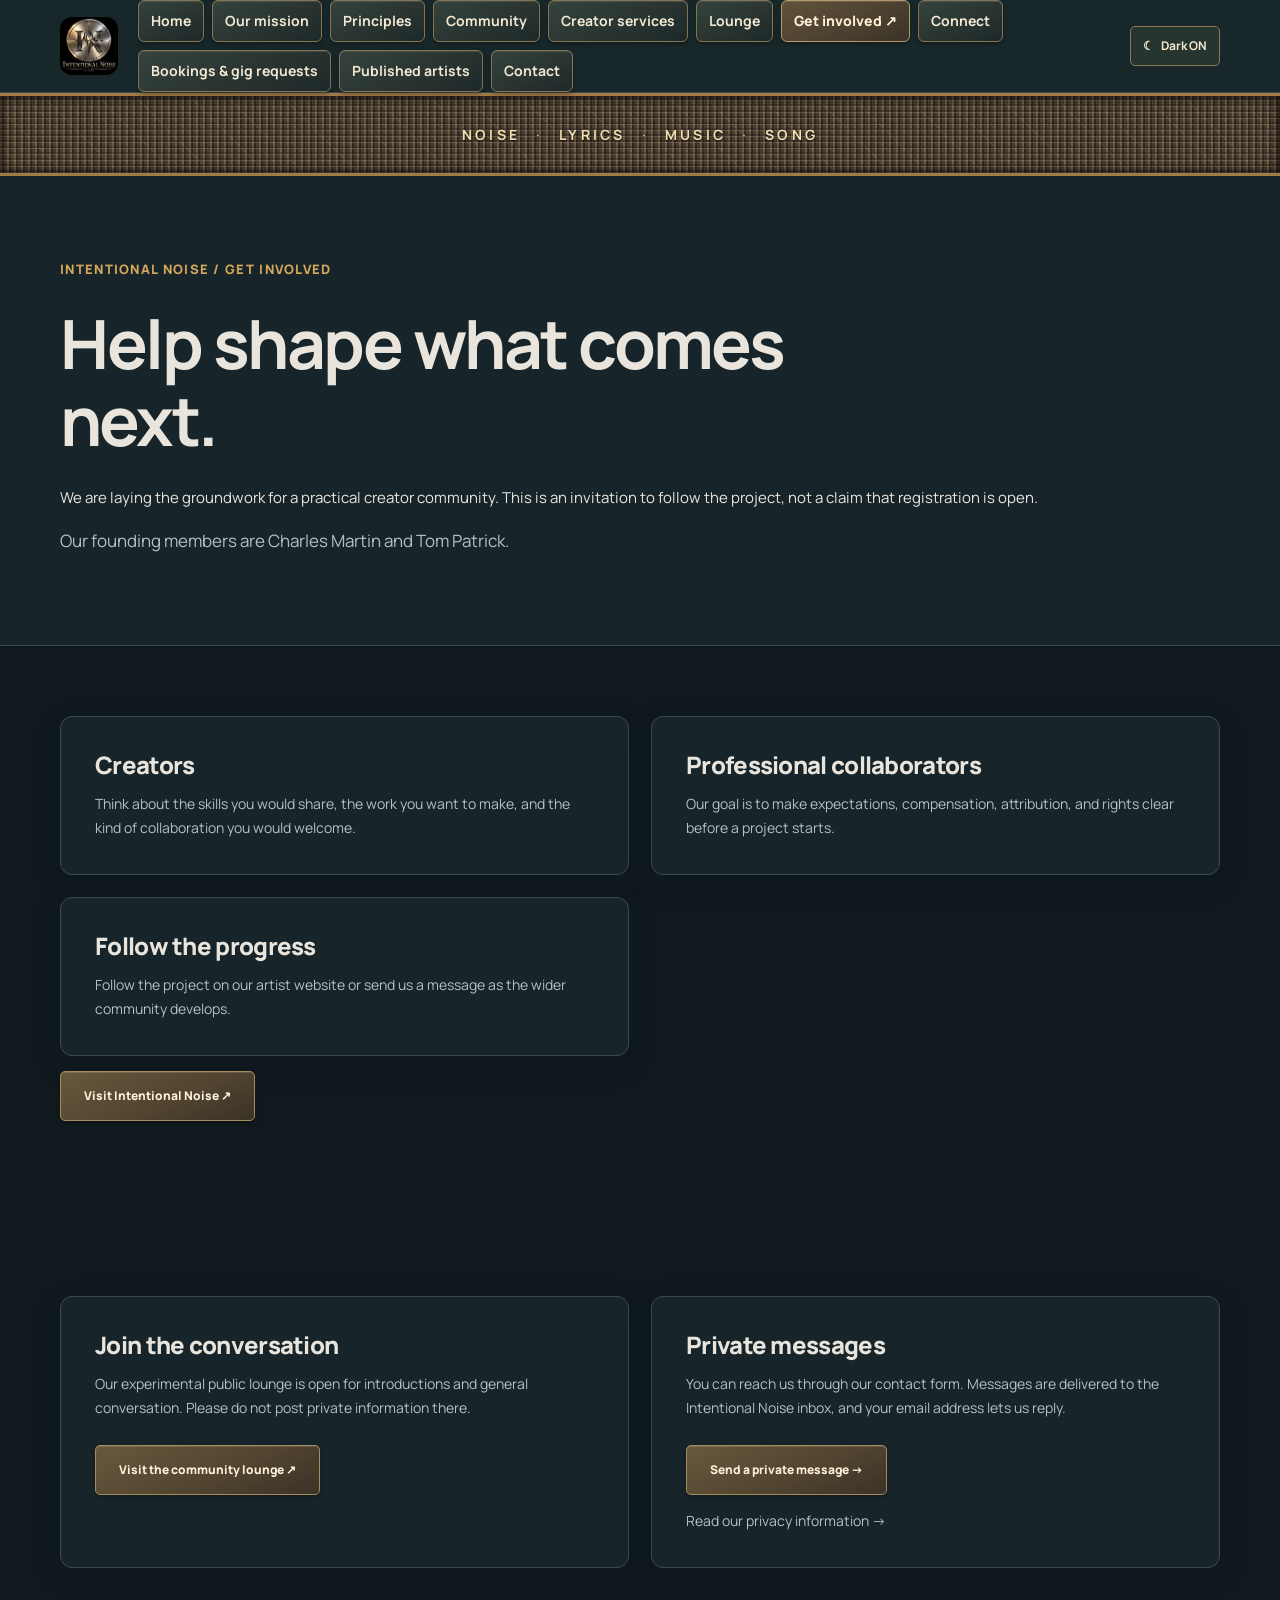
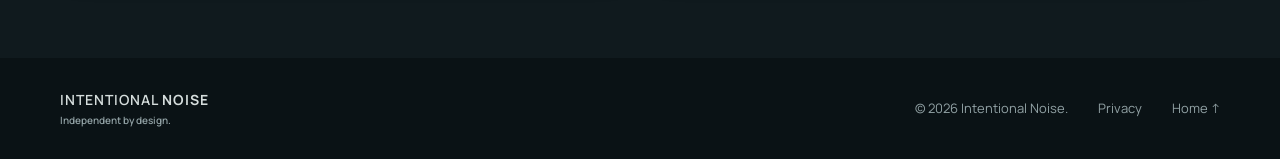
<file: involved.html>
<!DOCTYPE html>
<html lang="en"><head><meta charset="utf-8"/><meta content="width=device-width, initial-scale=1" name="viewport"/><meta content="#10242c" name="theme-color"/><meta content="Intentional Noise creator community: We are laying the groundwork for a practical creator community. This is an invitation to follow the project, not a claim that registration is open." name="description"/><title>Get involved | Intentional Noise</title><link href="assets/favicon.svg" rel="icon" type="image/svg+xml"/><script>try{document.documentElement.dataset.theme=localStorage.getItem("in-theme")==="light"?"light":"dark"}catch(e){document.documentElement.dataset.theme="dark"}</script>
<link href="styles.css?v=darkmode-20261110" rel="stylesheet"/><script defer="" src="script.js?v=darkmode-20261110"></script><link rel="canonical" href="https://intentionalnoise.info/involved.html"><meta property="og:type" content="website"><meta property="og:site_name" content="Intentional Noise"><meta property="og:title" content="Get involved | Intentional Noise"><meta property="og:description" content="Intentional Noise creator community: We are laying the groundwork for a practical creator community. This is an invitation to follow the project, not a claim that registration is open."><meta property="og:url" content="https://intentionalnoise.info/involved.html"><meta name="twitter:card" content="summary"></head><body><a class="skip" href="#main">Skip to content</a><header class="site-header"><div class="wrap header-inner"><a aria-label="Intentional Noise LLC — homepage" class="brand" href="index.html"><span class="brand-logo"><img alt="Intentional Noise LLC" class="logo-for-dark" height="80" src="assets/logo-dark.webp" width="80"/><img alt="Intentional Noise LLC" class="logo-for-light" height="80" src="assets/logo-light.webp" width="80"/></span></a><button aria-controls="primary-nav" aria-expanded="false" aria-label="Open navigation" class="menu-toggle" type="button"><span></span><span></span><span></span></button><nav aria-label="Primary navigation" class="nav" id="primary-nav"><a href="index.html">Home</a><a href="mission.html">Our mission</a><a href="principles.html">Principles</a><a href="community.html">Community</a><a href="services.html">Creator services</a><a href="lounge.html">Lounge</a><a aria-current="page" class="nav-cta" href="involved.html">Get involved ↗</a><a href="https://connect.intentionalnoise.info">Connect</a><a href="https://ineedagig.net/">Bookings &amp; gig requests</a><a href="artists.html">Published artists</a><a href="https://intentionalnoise.com/contact.html">Contact</a></nav><button aria-label="Switch to light theme" class="theme-toggle" title="Change color theme" type="button"><span aria-hidden="true" class="theme-symbol">☀</span><span class="theme-label">Light</span></button></div></header><div class="amp-ribbon" aria-label="Noise, Lyrics, Music, Song">NOISE <span>·</span> LYRICS <span>·</span> MUSIC <span>·</span> SONG</div><main id="main"><section class="page-hero"><div class="wrap"><p class="eyebrow">INTENTIONAL NOISE / GET INVOLVED</p><h1>Help shape what comes next.</h1><p>We are laying the groundwork for a practical creator community. This is an invitation to follow the project, not a claim that registration is open.</p><p>Our founding members are <a href="https://intentionalnoise.com/contact.html#contact">Charles Martin</a> and <a href="https://intentionalnoise.com/contact.html#contact">Tom Patrick</a>.</p></div></section><section class="page-section"><div class="wrap"><div class="info-grid"><article class="info-card"><h2>Creators</h2><p>Think about the skills you would share, the work you want to make, and the kind of collaboration you would welcome.</p></article><article class="info-card"><h2>Professional collaborators</h2><p>Our goal is to make expectations, compensation, attribution, and rights clear before a project starts.</p></article><article class="info-card"><h2>Follow the progress</h2><p>Follow the project on our artist website or send us a message as the wider community develops.</p></article></div><p><a class="button primary" href="https://intentionalnoise.com" rel="noopener noreferrer" target="_blank">Visit Intentional Noise ↗</a></p></div></section><section class="page-section"><div class="wrap"><div class="info-grid"><article class="info-card"><h2>Join the conversation</h2><p>Our experimental public lounge is open for introductions and general conversation. Please do not post private information there.</p><p class="page-next"><a class="button primary" href="lounge.html">Visit the community lounge ↗</a></p></article><article class="info-card"><h2>Private messages</h2><p>You can reach us through our contact form. Messages are delivered to the Intentional Noise inbox, and your email address lets us reply.</p><p class="page-next"><a class="button primary" href="https://intentionalnoise.com/contact.html#contact">Send a private message →</a></p><p><a href="privacy.html">Read our privacy information →</a></p></article></div></div></section></main><footer class="footer"><div class="wrap footer-inner"><div class="footer-brand">INTENTIONAL <strong>NOISE</strong><small>Independent by design.</small></div><div class="footer-right"><span>© <span id="year">2026</span> Intentional Noise.</span><a href="privacy.html">Privacy</a><a href="index.html">Home ↑</a></div></div></footer></body></html>
</file>
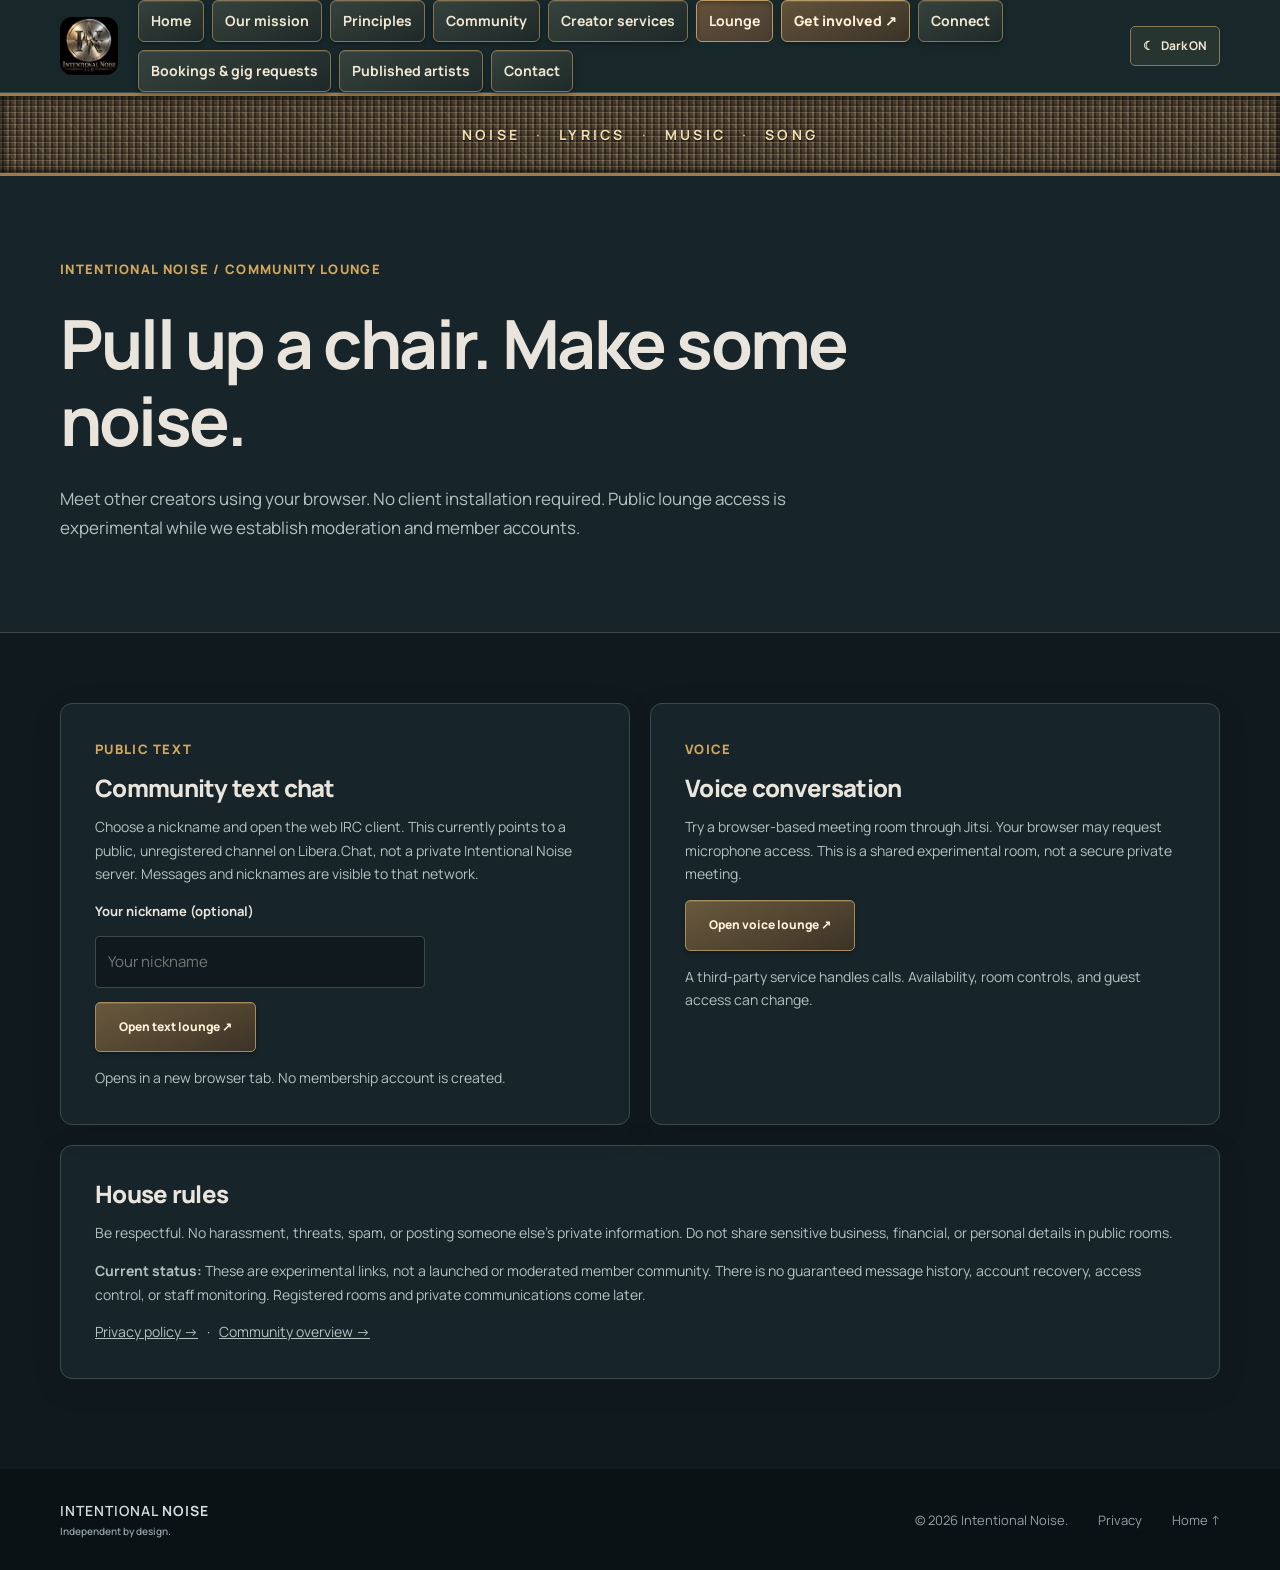
<file: lounge.html>
<!DOCTYPE html>
<html lang="en"><head><meta charset="utf-8"/><meta content="width=device-width, initial-scale=1" name="viewport"/><meta content="#10242c" name="theme-color"/><meta content="Intentional Noise creator community: Intentional Noise began in music, but useful collaboration crosses creative and technical disciplines." name="description"/><title>Community Lounge | Intentional Noise</title><link href="assets/favicon.svg" rel="icon" type="image/svg+xml"/><script>try{document.documentElement.dataset.theme=localStorage.getItem("in-theme")==="light"?"light":"dark"}catch(e){document.documentElement.dataset.theme="dark"}</script>
<link href="styles.css?v=darkmode-20261110" rel="stylesheet"/><script defer="" src="script.js?v=darkmode-20261110"></script><link rel="canonical" href="https://intentionalnoise.info/lounge.html"><meta property="og:type" content="website"><meta property="og:site_name" content="Intentional Noise"><meta property="og:title" content="Community Lounge | Intentional Noise"><meta property="og:description" content="Intentional Noise creator community: Intentional Noise began in music, but useful collaboration crosses creative and technical disciplines."><meta property="og:url" content="https://intentionalnoise.info/lounge.html"><meta name="twitter:card" content="summary"></head><body><a class="skip" href="#main">Skip to content</a><header class="site-header"><div class="wrap header-inner"><a aria-label="Intentional Noise LLC — homepage" class="brand" href="index.html"><span class="brand-logo"><img alt="Intentional Noise LLC" class="logo-for-dark" height="80" src="assets/logo-dark.webp" width="80"/><img alt="Intentional Noise LLC" class="logo-for-light" height="80" src="assets/logo-light.webp" width="80"/></span></a><button aria-controls="primary-nav" aria-expanded="false" aria-label="Open navigation" class="menu-toggle" type="button"><span></span><span></span><span></span></button><nav aria-label="Primary navigation" class="nav" id="primary-nav"><a href="index.html">Home</a><a href="mission.html">Our mission</a><a href="principles.html">Principles</a><a href="community.html">Community</a><a href="services.html">Creator services</a><a aria-current="page" href="lounge.html">Lounge</a><a class="nav-cta" href="involved.html">Get involved ↗</a><a href="https://connect.intentionalnoise.info">Connect</a><a href="https://ineedagig.net/">Bookings &amp; gig requests</a><a href="artists.html">Published artists</a><a href="https://intentionalnoise.com/contact.html">Contact</a></nav><button aria-label="Switch to light theme" class="theme-toggle" title="Change color theme" type="button"><span aria-hidden="true" class="theme-symbol">☀</span><span class="theme-label">Light</span></button></div></header><div class="amp-ribbon" aria-label="Noise, Lyrics, Music, Song">NOISE <span>·</span> LYRICS <span>·</span> MUSIC <span>·</span> SONG</div><main id="main"><section class="page-hero"><div class="wrap"><p class="eyebrow">INTENTIONAL NOISE / COMMUNITY LOUNGE</p><h1>Pull up a chair. Make some noise.</h1><p>Meet other creators using your browser. No client installation required. Public lounge access is experimental while we establish moderation and member accounts.</p></div></section>
<section class="page-section"><div class="wrap"><div class="lounge-grid">
<article class="info-card lounge-panel"><p class="eyebrow">PUBLIC TEXT</p><h2>Community text chat</h2><p>Choose a nickname and open the web IRC client. This currently points to a public, unregistered channel on Libera.Chat, not a private Intentional Noise server. Messages and nicknames are visible to that network.</p><label for="chat-nick">Your nickname (optional)</label><input autocomplete="off" id="chat-nick" maxlength="24" placeholder="Your nickname"/><button class="button primary" id="open-text" type="button">Open text lounge ↗</button><p class="form-status" id="chat-note" role="status">Opens in a new browser tab. No membership account is created.</p></article>
<article class="info-card lounge-panel"><p class="eyebrow">VOICE</p><h2>Voice conversation</h2><p>Try a browser-based meeting room through Jitsi. Your browser may request microphone access. This is a shared experimental room, not a secure private meeting.</p><a class="button primary" href="https://meet.jit.si/IntentionalNoiseCommunityLounge2026" rel="noopener noreferrer" target="_blank">Open voice lounge ↗</a><p class="form-status">A third-party service handles calls. Availability, room controls, and guest access can change.</p></article>
</div><div class="info-card lounge-rules"><h2>House rules</h2><p>Be respectful. No harassment, threats, spam, or posting someone else’s private information. Do not share sensitive business, financial, or personal details in public rooms.</p><p><strong>Current status:</strong> These are experimental links, not a launched or moderated member community. There is no guaranteed message history, account recovery, access control, or staff monitoring. Registered rooms and private communications come later.</p><p><a href="privacy.html">Privacy policy →</a>   ·   <a href="community.html">Community overview →</a></p></div></div></section></main><footer class="footer"><div class="wrap footer-inner"><div class="footer-brand">INTENTIONAL <strong>NOISE</strong><small>Independent by design.</small></div><div class="footer-right"><span>© <span id="year">2026</span> Intentional Noise.</span><a href="privacy.html">Privacy</a><a href="index.html">Home ↑</a></div></div></footer></body></html>
</file>
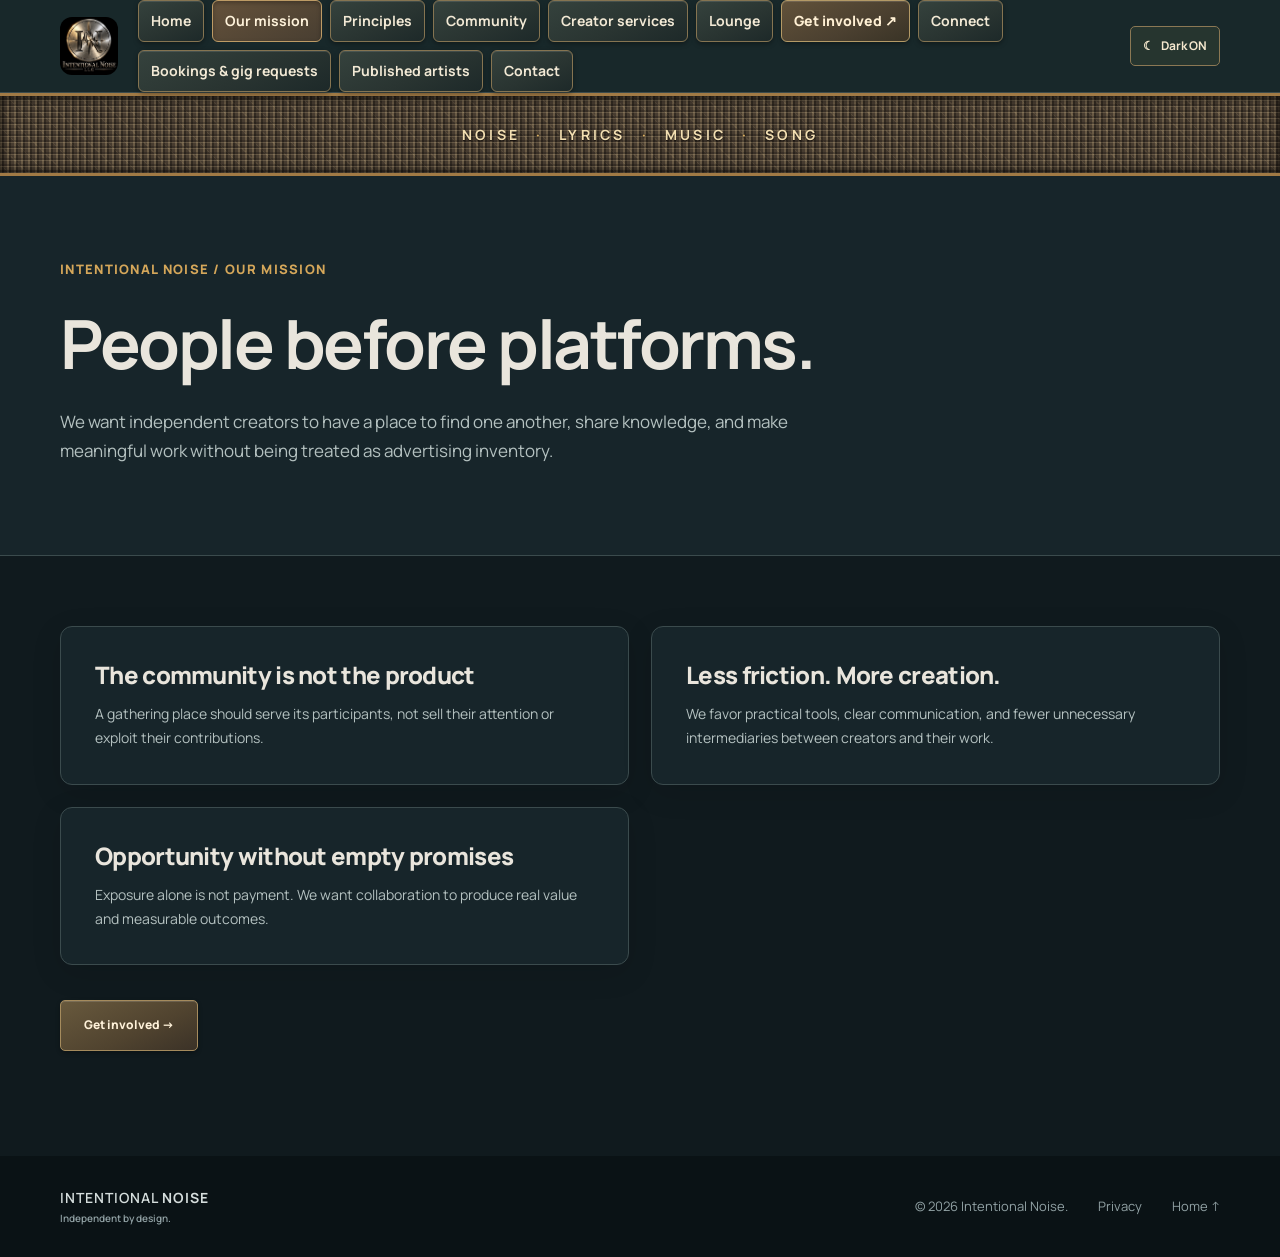
<file: mission.html>
<!DOCTYPE html>
<html lang="en"><head><meta charset="utf-8"/><meta content="width=device-width, initial-scale=1" name="viewport"/><meta content="#10242c" name="theme-color"/><meta content="Intentional Noise creator community: We want independent creators to have a place to find one another, share knowledge, and make meaningful work without being treated as advertising inventory." name="description"/><title>Our mission | Intentional Noise</title><link href="assets/favicon.svg" rel="icon" type="image/svg+xml"/><script>try{document.documentElement.dataset.theme=localStorage.getItem("in-theme")==="light"?"light":"dark"}catch(e){document.documentElement.dataset.theme="dark"}</script>
<link href="styles.css?v=darkmode-20261110" rel="stylesheet"/><script defer="" src="script.js?v=darkmode-20261110"></script><link rel="canonical" href="https://intentionalnoise.info/mission.html"><meta property="og:type" content="website"><meta property="og:site_name" content="Intentional Noise"><meta property="og:title" content="Our mission | Intentional Noise"><meta property="og:description" content="Intentional Noise creator community: We want independent creators to have a place to find one another, share knowledge, and make meaningful work without being treated as advertising inventory."><meta property="og:url" content="https://intentionalnoise.info/mission.html"><meta name="twitter:card" content="summary"></head><body><a class="skip" href="#main">Skip to content</a><header class="site-header"><div class="wrap header-inner"><a aria-label="Intentional Noise LLC — homepage" class="brand" href="index.html"><span class="brand-logo"><img alt="Intentional Noise LLC" class="logo-for-dark" height="80" src="assets/logo-dark.webp" width="80"/><img alt="Intentional Noise LLC" class="logo-for-light" height="80" src="assets/logo-light.webp" width="80"/></span></a><button aria-controls="primary-nav" aria-expanded="false" aria-label="Open navigation" class="menu-toggle" type="button"><span></span><span></span><span></span></button><nav aria-label="Primary navigation" class="nav" id="primary-nav"><a href="index.html">Home</a><a aria-current="page" href="mission.html">Our mission</a><a href="principles.html">Principles</a><a href="community.html">Community</a><a href="services.html">Creator services</a><a href="lounge.html">Lounge</a><a class="nav-cta" href="involved.html">Get involved ↗</a><a href="https://connect.intentionalnoise.info">Connect</a><a href="https://ineedagig.net/">Bookings &amp; gig requests</a><a href="artists.html">Published artists</a><a href="https://intentionalnoise.com/contact.html">Contact</a></nav><button aria-label="Switch to light theme" class="theme-toggle" title="Change color theme" type="button"><span aria-hidden="true" class="theme-symbol">☀</span><span class="theme-label">Light</span></button></div></header><div class="amp-ribbon" aria-label="Noise, Lyrics, Music, Song">NOISE <span>·</span> LYRICS <span>·</span> MUSIC <span>·</span> SONG</div><main id="main"><section class="page-hero"><div class="wrap"><p class="eyebrow">INTENTIONAL NOISE / OUR MISSION</p><h1>People before platforms.</h1><p>We want independent creators to have a place to find one another, share knowledge, and make meaningful work without being treated as advertising inventory.</p></div></section><section class="page-section"><div class="wrap"><div class="info-grid"><article class="info-card"><h2>The community is not the product</h2><p>A gathering place should serve its participants, not sell their attention or exploit their contributions.</p></article><article class="info-card"><h2>Less friction. More creation.</h2><p>We favor practical tools, clear communication, and fewer unnecessary intermediaries between creators and their work.</p></article><article class="info-card"><h2>Opportunity without empty promises</h2><p>Exposure alone is not payment. We want collaboration to produce real value and measurable outcomes.</p></article></div><p class="page-next"><a class="button primary" href="involved.html">Get involved →</a></p></div></section></main><footer class="footer"><div class="wrap footer-inner"><div class="footer-brand">INTENTIONAL <strong>NOISE</strong><small>Independent by design.</small></div><div class="footer-right"><span>© <span id="year">2026</span> Intentional Noise.</span><a href="privacy.html">Privacy</a><a href="index.html">Home ↑</a></div></div></footer></body></html>
</file>
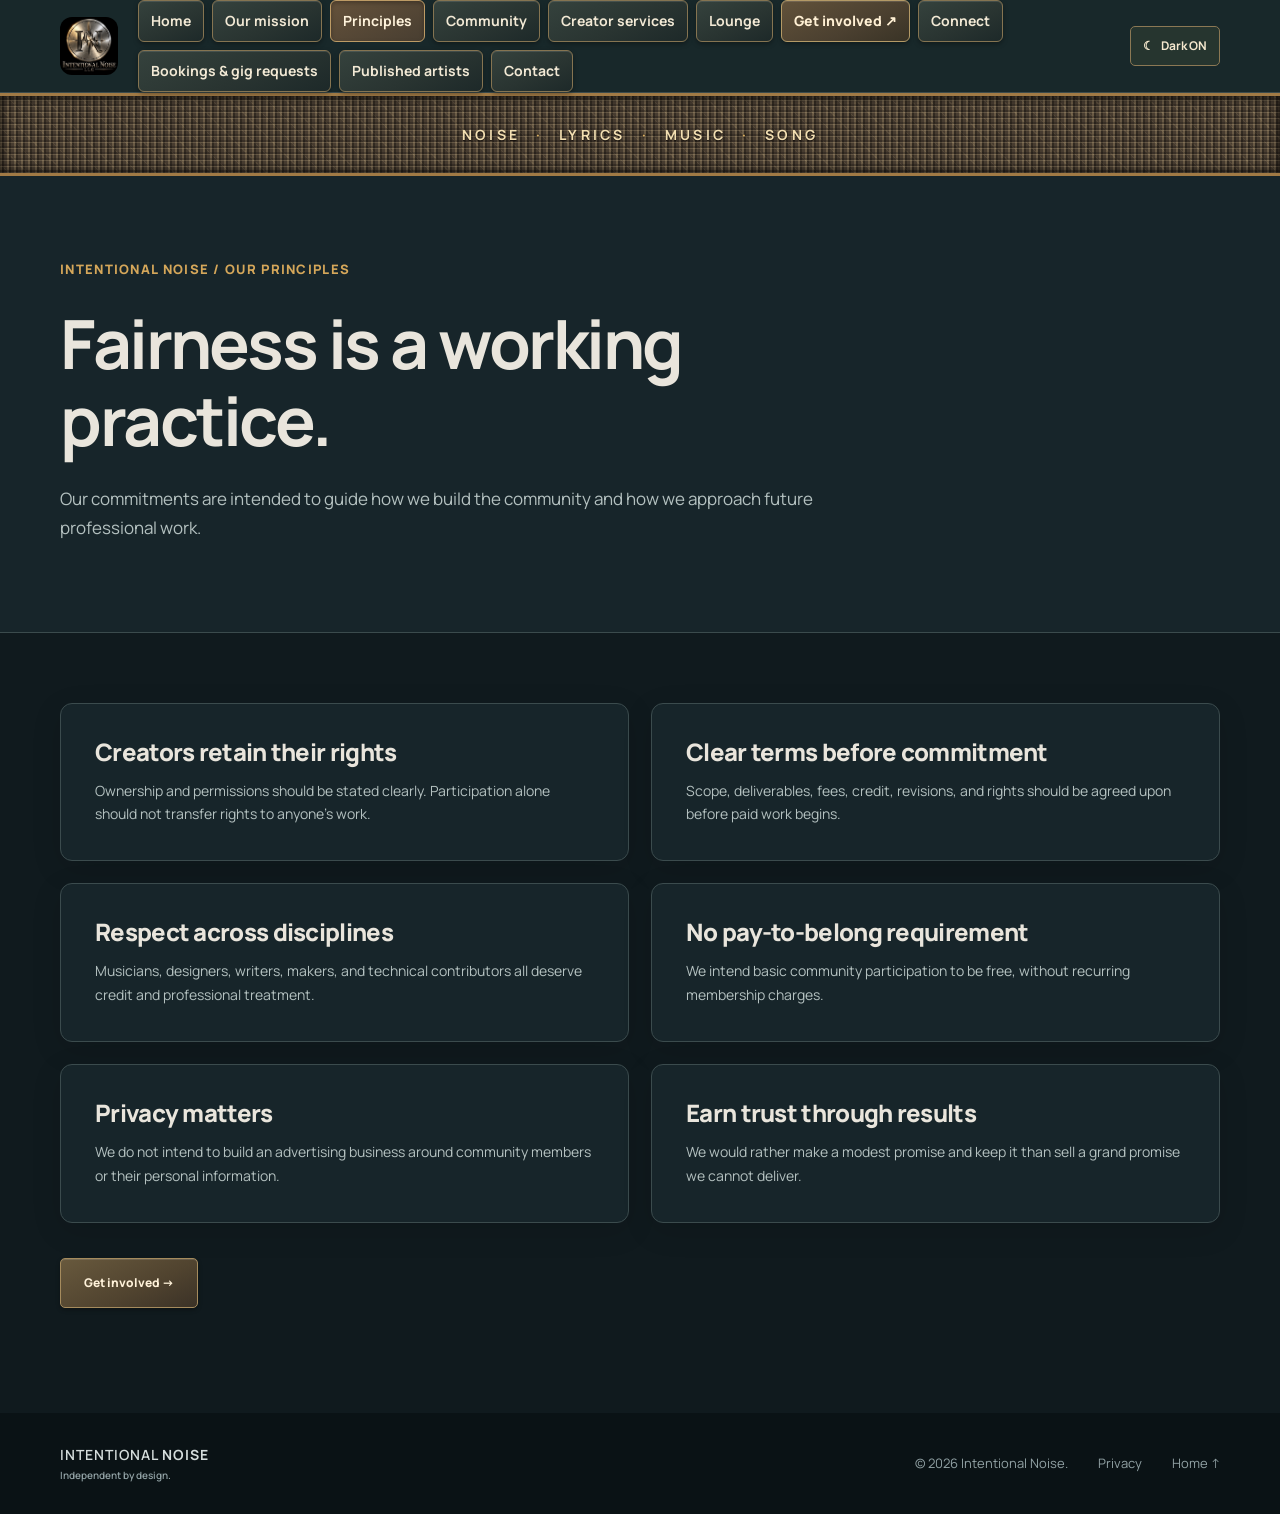
<file: principles.html>
<!DOCTYPE html>
<html lang="en"><head><meta charset="utf-8"/><meta content="width=device-width, initial-scale=1" name="viewport"/><meta content="#10242c" name="theme-color"/><meta content="Intentional Noise creator community: Our commitments are intended to guide how we build the community and how we approach future professional work." name="description"/><title>Our principles | Intentional Noise</title><link href="assets/favicon.svg" rel="icon" type="image/svg+xml"/><script>try{document.documentElement.dataset.theme=localStorage.getItem("in-theme")==="light"?"light":"dark"}catch(e){document.documentElement.dataset.theme="dark"}</script>
<link href="styles.css?v=darkmode-20261110" rel="stylesheet"/><script defer="" src="script.js?v=darkmode-20261110"></script><link rel="canonical" href="https://intentionalnoise.info/principles.html"><meta property="og:type" content="website"><meta property="og:site_name" content="Intentional Noise"><meta property="og:title" content="Our principles | Intentional Noise"><meta property="og:description" content="Intentional Noise creator community: Our commitments are intended to guide how we build the community and how we approach future professional work."><meta property="og:url" content="https://intentionalnoise.info/principles.html"><meta name="twitter:card" content="summary"></head><body><a class="skip" href="#main">Skip to content</a><header class="site-header"><div class="wrap header-inner"><a aria-label="Intentional Noise LLC — homepage" class="brand" href="index.html"><span class="brand-logo"><img alt="Intentional Noise LLC" class="logo-for-dark" height="80" src="assets/logo-dark.webp" width="80"/><img alt="Intentional Noise LLC" class="logo-for-light" height="80" src="assets/logo-light.webp" width="80"/></span></a><button aria-controls="primary-nav" aria-expanded="false" aria-label="Open navigation" class="menu-toggle" type="button"><span></span><span></span><span></span></button><nav aria-label="Primary navigation" class="nav" id="primary-nav"><a href="index.html">Home</a><a href="mission.html">Our mission</a><a aria-current="page" href="principles.html">Principles</a><a href="community.html">Community</a><a href="services.html">Creator services</a><a href="lounge.html">Lounge</a><a class="nav-cta" href="involved.html">Get involved ↗</a><a href="https://connect.intentionalnoise.info">Connect</a><a href="https://ineedagig.net/">Bookings &amp; gig requests</a><a href="artists.html">Published artists</a><a href="https://intentionalnoise.com/contact.html">Contact</a></nav><button aria-label="Switch to light theme" class="theme-toggle" title="Change color theme" type="button"><span aria-hidden="true" class="theme-symbol">☀</span><span class="theme-label">Light</span></button></div></header><div class="amp-ribbon" aria-label="Noise, Lyrics, Music, Song">NOISE <span>·</span> LYRICS <span>·</span> MUSIC <span>·</span> SONG</div><main id="main"><section class="page-hero"><div class="wrap"><p class="eyebrow">INTENTIONAL NOISE / OUR PRINCIPLES</p><h1>Fairness is a working practice.</h1><p>Our commitments are intended to guide how we build the community and how we approach future professional work.</p></div></section><section class="page-section"><div class="wrap"><div class="info-grid"><article class="info-card"><h2>Creators retain their rights</h2><p>Ownership and permissions should be stated clearly. Participation alone should not transfer rights to anyone’s work.</p></article><article class="info-card"><h2>Clear terms before commitment</h2><p>Scope, deliverables, fees, credit, revisions, and rights should be agreed upon before paid work begins.</p></article><article class="info-card"><h2>Respect across disciplines</h2><p>Musicians, designers, writers, makers, and technical contributors all deserve credit and professional treatment.</p></article><article class="info-card"><h2>No pay-to-belong requirement</h2><p>We intend basic community participation to be free, without recurring membership charges.</p></article><article class="info-card"><h2>Privacy matters</h2><p>We do not intend to build an advertising business around community members or their personal information.</p></article><article class="info-card"><h2>Earn trust through results</h2><p>We would rather make a modest promise and keep it than sell a grand promise we cannot deliver.</p></article></div><p class="page-next"><a class="button primary" href="involved.html">Get involved →</a></p></div></section></main><footer class="footer"><div class="wrap footer-inner"><div class="footer-brand">INTENTIONAL <strong>NOISE</strong><small>Independent by design.</small></div><div class="footer-right"><span>© <span id="year">2026</span> Intentional Noise.</span><a href="privacy.html">Privacy</a><a href="index.html">Home ↑</a></div></div></footer></body></html>
</file>
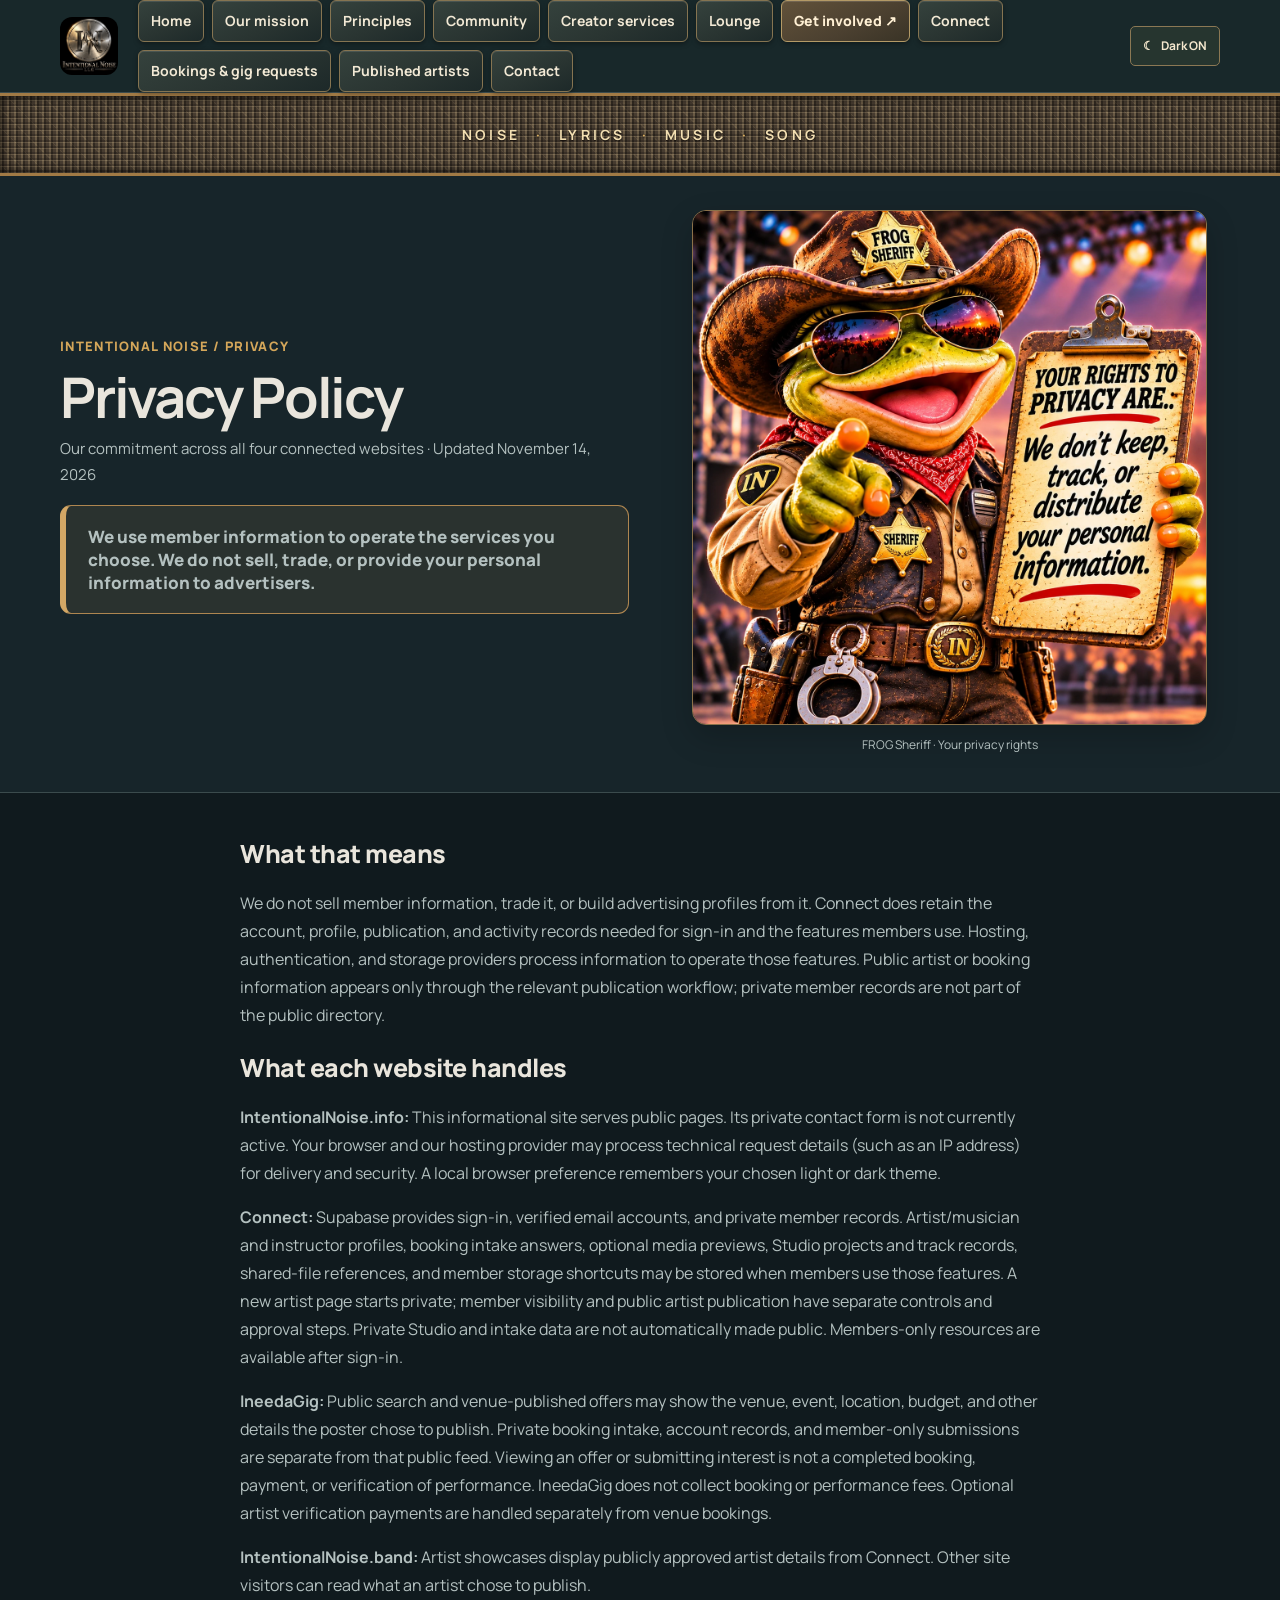
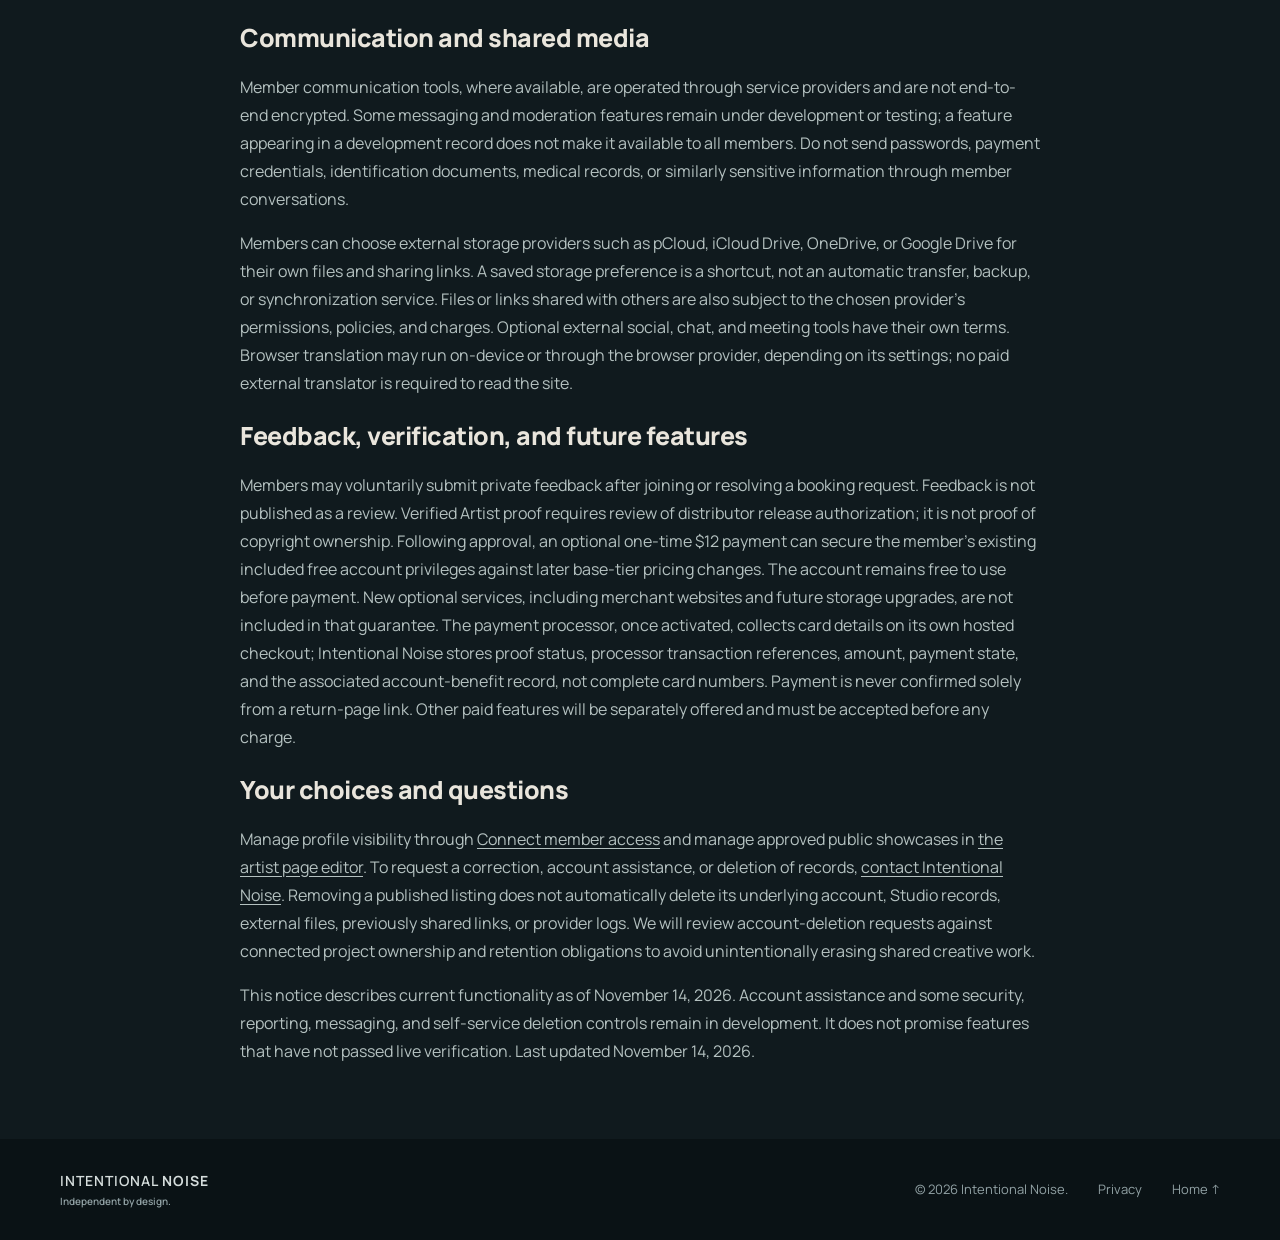
<file: privacy.html>
<!DOCTYPE html>
<html lang="en"><head><meta charset="utf-8"/><meta content="width=device-width, initial-scale=1" name="viewport"/><meta content="#10242c" name="theme-color"/><meta content="Intentional Noise creator community: We want independent creators to have a place to find one another, share knowledge, and make meaningful work without being treated as advertising inventory." name="description"/><title>Privacy Policy | Intentional Noise</title><link href="assets/favicon.svg" rel="icon" type="image/svg+xml"/><script>try{document.documentElement.dataset.theme=localStorage.getItem("in-theme")==="light"?"light":"dark"}catch(e){document.documentElement.dataset.theme="dark"}</script>
<link href="styles.css?v=darkmode-20261110" rel="stylesheet"/><script defer="" src="script.js?v=darkmode-20261110"></script><style>
/* Privacy-page-specific prominence and readability; shared site theme remains unchanged. */
.privacy-page .page-hero{padding:34px 0 36px}
.privacy-page .page-hero h1{font-size:clamp(35px,4.6vw,56px);margin:8px 0 8px;letter-spacing:-.04em}
.privacy-page .page-hero .eyebrow{margin:0 0 6px}
.privacy-page .page-hero .privacy-date{margin:0 0 18px;color:var(--muted)}
.privacy-page .privacy-promise{font-size:clamp(18px,2.15vw,25px);font-weight:800;line-height:1.36;padding:19px 22px;border:1px solid #ae8650;border-left:6px solid #d3a765;border-radius:11px;background:color-mix(in srgb,var(--accent) 10%,var(--paper));max-width:900px;color:var(--ink)}
.privacy-page .page-section{padding:22px 0 58px}
.privacy-page .privacy-copy h2{margin-top:25px;font-size:clamp(20px,2.3vw,25px)}
.privacy-page .privacy-copy p{font-size:16px;line-height:1.75}
@media(max-width:700px){.privacy-page .page-hero{padding:24px 0 28px}.privacy-page .privacy-promise{padding:16px;font-size:17px}.privacy-page .page-section{padding-top:15px}}

/* The original Sheriff Froggy artwork is always shown fully, without cropping. */
.privacy-page .privacy-hero-grid{display:grid;grid-template-columns:minmax(0,1fr) minmax(320px,.95fr);align-items:center;gap:clamp(20px,4vw,56px)}
.privacy-page .privacy-hero-copy{min-width:0}
.privacy-page .privacy-sheriff{margin:0;max-width:515px;width:100%;justify-self:center}
.privacy-page .privacy-sheriff img{display:block;width:100%;height:auto;aspect-ratio:1/1;object-fit:contain;border:1px solid #8a7149;border-radius:14px;box-shadow:0 12px 32px rgba(0,0,0,.2)}
.privacy-page .privacy-sheriff figcaption{font-size:12px;color:var(--muted);margin-top:10px;text-align:center}
@media(max-width:790px){.privacy-page .privacy-hero-grid{grid-template-columns:1fr}.privacy-page .privacy-sheriff{max-width:550px}}
</style><link rel="canonical" href="https://intentionalnoise.info/privacy.html"><meta property="og:type" content="website"><meta property="og:site_name" content="Intentional Noise"><meta property="og:title" content="Privacy Policy | Intentional Noise"><meta property="og:description" content="Intentional Noise creator community: We want independent creators to have a place to find one another, share knowledge, and make meaningful work without being treated as advertising inventory."><meta property="og:url" content="https://intentionalnoise.info/privacy.html"><meta name="twitter:card" content="summary"></head><body class="privacy-page"><a class="skip" href="#main">Skip to content</a><header class="site-header"><div class="wrap header-inner"><a aria-label="Intentional Noise LLC — homepage" class="brand" href="index.html"><span class="brand-logo"><img alt="Intentional Noise LLC" class="logo-for-dark" height="80" src="assets/logo-dark.webp" width="80"/><img alt="Intentional Noise LLC" class="logo-for-light" height="80" src="assets/logo-light.webp" width="80"/></span></a><button aria-controls="primary-nav" aria-expanded="false" aria-label="Open navigation" class="menu-toggle" type="button"><span></span><span></span><span></span></button><nav aria-label="Primary navigation" class="nav" id="primary-nav"><a href="index.html">Home</a><a href="mission.html">Our mission</a><a href="principles.html">Principles</a><a href="community.html">Community</a><a href="services.html">Creator services</a><a href="lounge.html">Lounge</a><a class="nav-cta" href="involved.html">Get involved ↗</a><a href="https://connect.intentionalnoise.info">Connect</a><a href="https://ineedagig.net/">Bookings &amp; gig requests</a><a href="artists.html">Published artists</a><a href="https://intentionalnoise.com/contact.html">Contact</a></nav><button aria-label="Switch to light theme" class="theme-toggle" title="Change color theme" type="button"><span aria-hidden="true" class="theme-symbol">☀</span><span class="theme-label">Light</span></button></div></header><div class="amp-ribbon" aria-label="Noise, Lyrics, Music, Song">NOISE <span>·</span> LYRICS <span>·</span> MUSIC <span>·</span> SONG</div><main id="main"><section class="page-hero"><div class="wrap privacy-hero-grid"><div class="privacy-hero-copy"><p class="eyebrow">INTENTIONAL NOISE / PRIVACY</p><h1>Privacy Policy</h1><p class="privacy-date">Our commitment across all four connected websites · Updated November 14, 2026</p><p class="privacy-promise">We use member information to operate the services you choose. We do not sell, trade, or provide your personal information to advertisers.</p></div><figure class="privacy-sheriff"><img src="assets/frog-sheriff-privacy-rights.webp" width="1254" height="1254" loading="eager" fetchpriority="high" decoding="async" alt="Sheriff Froggy points at a clipboard declaring: Your rights to privacy are — We don’t keep, track, or distribute your personal information."><figcaption>FROG Sheriff · Your privacy rights</figcaption></figure></div></section><section class="page-section"><div class="wrap privacy-copy">
<h2>What that means</h2>
<p>We do not sell member information, trade it, or build advertising profiles from it. Connect does retain the account, profile, publication, and activity records needed for sign-in and the features members use. Hosting, authentication, and storage providers process information to operate those features. Public artist or booking information appears only through the relevant publication workflow; private member records are not part of the public directory.</p>
<h2>What each website handles</h2>
<p><strong>IntentionalNoise.info:</strong> This informational site serves public pages. Its private contact form is not currently active. Your browser and our hosting provider may process technical request details (such as an IP address) for delivery and security. A local browser preference remembers your chosen light or dark theme.</p>
<p><strong>Connect:</strong> Supabase provides sign-in, verified email accounts, and private member records. Artist/musician and instructor profiles, booking intake answers, optional media previews, Studio projects and track records, shared-file references, and member storage shortcuts may be stored when members use those features. A new artist page starts private; member visibility and public artist publication have separate controls and approval steps. Private Studio and intake data are not automatically made public. Members-only resources are available after sign-in.</p>
<p><strong>IneedaGig:</strong> Public search and venue-published offers may show the venue, event, location, budget, and other details the poster chose to publish. Private booking intake, account records, and member-only submissions are separate from that public feed. Viewing an offer or submitting interest is not a completed booking, payment, or verification of performance. IneedaGig does not collect booking or performance fees. Optional artist verification payments are handled separately from venue bookings.</p>
<p><strong>IntentionalNoise.band:</strong> Artist showcases display publicly approved artist details from Connect. Other site visitors can read what an artist chose to publish.</p>
<h2>Communication and shared media</h2>
<p>Member communication tools, where available, are operated through service providers and are not end-to-end encrypted. Some messaging and moderation features remain under development or testing; a feature appearing in a development record does not make it available to all members. Do not send passwords, payment credentials, identification documents, medical records, or similarly sensitive information through member conversations.</p>
<p>Members can choose external storage providers such as pCloud, iCloud Drive, OneDrive, or Google Drive for their own files and sharing links. A saved storage preference is a shortcut, not an automatic transfer, backup, or synchronization service. Files or links shared with others are also subject to the chosen provider’s permissions, policies, and charges. Optional external social, chat, and meeting tools have their own terms. Browser translation may run on-device or through the browser provider, depending on its settings; no paid external translator is required to read the site.</p>
<h2>Feedback, verification, and future features</h2>
<p>Members may voluntarily submit private feedback after joining or resolving a booking request. Feedback is not published as a review. Verified Artist proof requires review of distributor release authorization; it is not proof of copyright ownership. Following approval, an optional one-time $12 payment can secure the member’s existing included free account privileges against later base-tier pricing changes. The account remains free to use before payment. New optional services, including merchant websites and future storage upgrades, are not included in that guarantee. The payment processor, once activated, collects card details on its own hosted checkout; Intentional Noise stores proof status, processor transaction references, amount, payment state, and the associated account-benefit record, not complete card numbers. Payment is never confirmed solely from a return-page link. Other paid features will be separately offered and must be accepted before any charge.</p>
<h2>Your choices and questions</h2>
<p>Manage profile visibility through <a href="https://connect.intentionalnoise.info/auth.html">Connect member access</a> and manage approved public showcases in <a href="https://connect.intentionalnoise.info/band-page.html">the artist page editor</a>. To request a correction, account assistance, or deletion of records, <a href="https://intentionalnoise.com/contact.html">contact Intentional Noise</a>. Removing a published listing does not automatically delete its underlying account, Studio records, external files, previously shared links, or provider logs. We will review account-deletion requests against connected project ownership and retention obligations to avoid unintentionally erasing shared creative work.</p>
<p>This notice describes current functionality as of November 14, 2026. Account assistance and some security, reporting, messaging, and self-service deletion controls remain in development. It does not promise features that have not passed live verification. Last updated November 14, 2026.</p>
</div></section></main><footer class="footer"><div class="wrap footer-inner"><div class="footer-brand">INTENTIONAL <strong>NOISE</strong><small>Independent by design.</small></div><div class="footer-right"><span>© <span id="year">2026</span> Intentional Noise.</span><a href="privacy.html">Privacy</a><a href="index.html">Home ↑</a></div></div></footer></body></html>
</file>
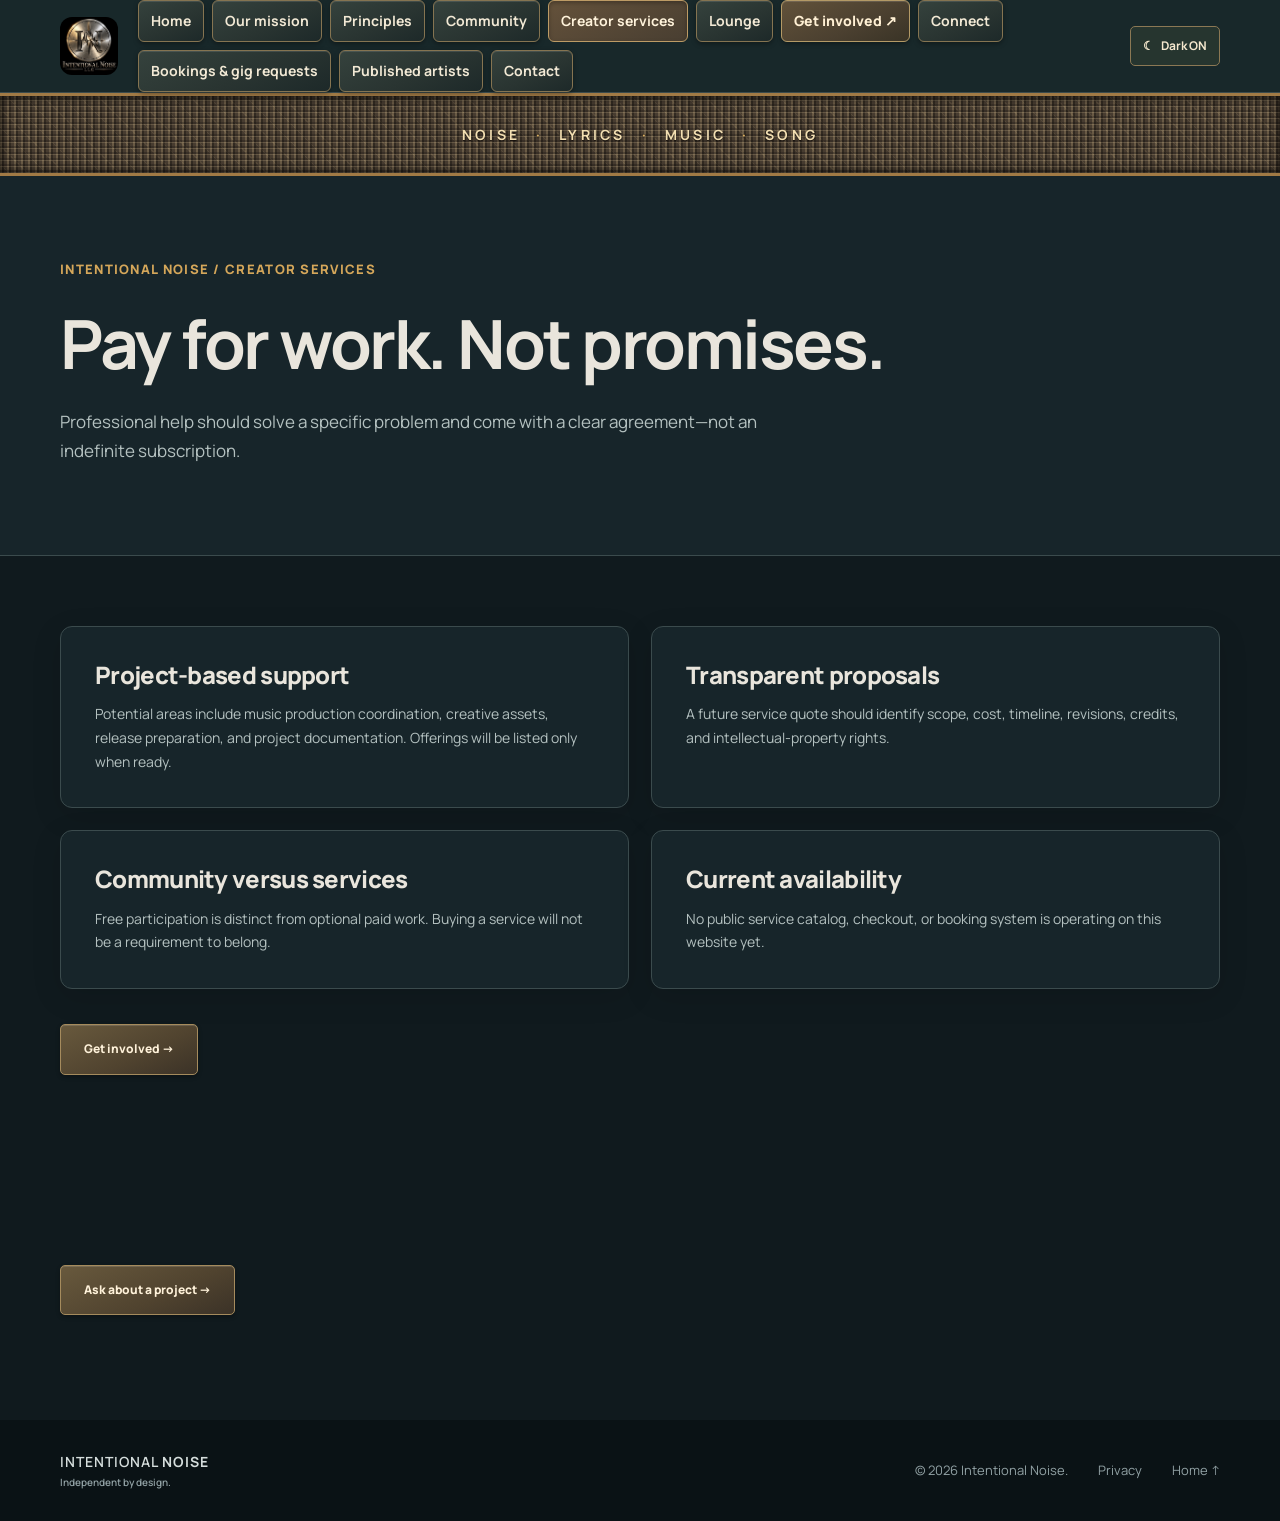
<file: services.html>
<!DOCTYPE html>
<html lang="en"><head><meta charset="utf-8"/><meta content="width=device-width, initial-scale=1" name="viewport"/><meta content="#10242c" name="theme-color"/><meta content="Intentional Noise creator community: Professional help should solve a specific problem and come with a clear agreement—not an indefinite subscription." name="description"/><title>Creator services | Intentional Noise</title><link href="assets/favicon.svg" rel="icon" type="image/svg+xml"/><script>try{document.documentElement.dataset.theme=localStorage.getItem("in-theme")==="light"?"light":"dark"}catch(e){document.documentElement.dataset.theme="dark"}</script>
<link href="styles.css?v=darkmode-20261110" rel="stylesheet"/><script defer="" src="script.js?v=darkmode-20261110"></script><link rel="canonical" href="https://intentionalnoise.info/services.html"><meta property="og:type" content="website"><meta property="og:site_name" content="Intentional Noise"><meta property="og:title" content="Creator services | Intentional Noise"><meta property="og:description" content="Intentional Noise creator community: Professional help should solve a specific problem and come with a clear agreement—not an indefinite subscription."><meta property="og:url" content="https://intentionalnoise.info/services.html"><meta name="twitter:card" content="summary"></head><body><a class="skip" href="#main">Skip to content</a><header class="site-header"><div class="wrap header-inner"><a aria-label="Intentional Noise LLC — homepage" class="brand" href="index.html"><span class="brand-logo"><img alt="Intentional Noise LLC" class="logo-for-dark" height="80" src="assets/logo-dark.webp" width="80"/><img alt="Intentional Noise LLC" class="logo-for-light" height="80" src="assets/logo-light.webp" width="80"/></span></a><button aria-controls="primary-nav" aria-expanded="false" aria-label="Open navigation" class="menu-toggle" type="button"><span></span><span></span><span></span></button><nav aria-label="Primary navigation" class="nav" id="primary-nav"><a href="index.html">Home</a><a href="mission.html">Our mission</a><a href="principles.html">Principles</a><a href="community.html">Community</a><a aria-current="page" href="services.html">Creator services</a><a href="lounge.html">Lounge</a><a class="nav-cta" href="involved.html">Get involved ↗</a><a href="https://connect.intentionalnoise.info">Connect</a><a href="https://ineedagig.net/">Bookings &amp; gig requests</a><a href="artists.html">Published artists</a><a href="https://intentionalnoise.com/contact.html">Contact</a></nav><button aria-label="Switch to light theme" class="theme-toggle" title="Change color theme" type="button"><span aria-hidden="true" class="theme-symbol">☀</span><span class="theme-label">Light</span></button></div></header><div class="amp-ribbon" aria-label="Noise, Lyrics, Music, Song">NOISE <span>·</span> LYRICS <span>·</span> MUSIC <span>·</span> SONG</div><main id="main"><section class="page-hero"><div class="wrap"><p class="eyebrow">INTENTIONAL NOISE / CREATOR SERVICES</p><h1>Pay for work. Not promises.</h1><p>Professional help should solve a specific problem and come with a clear agreement—not an indefinite subscription.</p></div></section><section class="page-section"><div class="wrap"><div class="info-grid"><article class="info-card"><h2>Project-based support</h2><p>Potential areas include music production coordination, creative assets, release preparation, and project documentation. Offerings will be listed only when ready.</p></article><article class="info-card"><h2>Transparent proposals</h2><p>A future service quote should identify scope, cost, timeline, revisions, credits, and intellectual-property rights.</p></article><article class="info-card"><h2>Community versus services</h2><p>Free participation is distinct from optional paid work. Buying a service will not be a requirement to belong.</p></article><article class="info-card"><h2>Current availability</h2><p>No public service catalog, checkout, or booking system is operating on this website yet.</p></article></div><p class="page-next"><a class="button primary" href="involved.html">Get involved →</a></p></div></section><section class="page-section"><div class="wrap"><p><a class="button primary" href="involved.html">Ask about a project →</a></p></div></section></main><footer class="footer"><div class="wrap footer-inner"><div class="footer-brand">INTENTIONAL <strong>NOISE</strong><small>Independent by design.</small></div><div class="footer-right"><span>© <span id="year">2026</span> Intentional Noise.</span><a href="privacy.html">Privacy</a><a href="index.html">Home ↑</a></div></div></footer></body></html>
</file>
<file: styles.css>
@import url('https://fonts.googleapis.com/css2?family=DM+Sans:wght@400;500;600;700&family=Manrope:wght@400;500;600;700;800&display=swap');
:root{--ink:#10242c;--ink2:#17323b;--cream:#f7f5ef;--paper:#fffefa;--muted:#52636a;--accent:#d5a75a;--line:#dedfd8;--font:'Manrope',Arial,sans-serif}*{box-sizing:border-box}html{scroll-behavior:smooth;scroll-padding-top:88px}body{margin:0;background:var(--cream);color:var(--ink);font-family:var(--font);line-height:1.7}a{color:inherit;text-decoration:none}button{font:inherit}a:focus-visible,button:focus-visible{outline:3px solid var(--accent);outline-offset:4px}.wrap{width:min(1160px,calc(100% - 48px));margin:auto}.skip{position:absolute;top:-60px;left:12px;z-index:100;padding:8px 16px;background:white}.skip:focus{top:8px}.site-header{background:var(--paper);border-bottom:1px solid var(--line);position:sticky;top:0;z-index:20}.header-inner{min-height:88px;display:flex;justify-content:space-between;align-items:center;gap:20px}.brand{display:flex;align-items:center;gap:13px}.brand-mark{font-size:29px;letter-spacing:-4px;font-weight:800;line-height:1}.brand-dot,.center-mark span{color:var(--accent)}.brand-text{font-size:12px;font-weight:500;letter-spacing:2px;line-height:1.15}.brand-text strong{font-weight:800}.brand-text small{display:block;font-size:8px;letter-spacing:2px;color:#778186;margin-top:5px}.nav{display:flex;align-items:center;gap:27px;font-size:12px;font-weight:700}.nav a:not(.nav-cta):hover{color:#98713b}.nav-cta{background:var(--ink);color:white;padding:12px 17px}.nav-cta:hover{background:#2d4952}.menu-toggle{display:none}.hero{background:var(--paper);overflow:hidden}.hero-grid{min-height:590px;display:grid;grid-template-columns:1.15fr .85fr;align-items:center;gap:30px}.hero-content{padding:85px 0}.eyebrow{font-size:11px;font-weight:800;letter-spacing:2.2px;color:#8d6a3d;margin:0 0 25px}.eyebrow-line{display:inline-block;width:25px;height:1px;background:var(--accent);vertical-align:middle;margin-right:10px}.hero h1,h2{letter-spacing:-2.5px;line-height:1.13;font-weight:800}.hero h1{font-size:clamp(42px,5vw,67px);margin:0 0 27px}.hero h1 em,h2 em{font-style:normal;color:#a67a40}.hero-lede{font-size:16px;color:var(--muted);max-width:570px}.hero-actions{display:flex;flex-wrap:wrap;gap:13px;margin-top:34px}.button{display:inline-flex;align-items:center;justify-content:center;gap:20px;padding:14px 23px;font-size:12px;font-weight:800;min-height:49px;transition:transform .15s,background .15s}.button:hover{transform:translateY(-2px)}.primary{background:var(--ink);color:white}.secondary{border:1px solid #c9d0cf}.hero-note{font-size:11px;letter-spacing:.6px;color:#778186;margin-top:50px}.note-rule{display:inline-block;width:32px;height:1px;background:var(--accent);vertical-align:middle;margin-right:12px}.hero-art{position:relative;aspect-ratio:1;max-width:480px;width:100%;margin:auto;display:grid;place-items:center}.hero-art:before{content:"";position:absolute;inset:6%;background:radial-gradient(circle,#e7dfcc 0,transparent 65%);opacity:.55}.orbit{position:absolute;border:1px solid #d8d7cb;border-radius:50%;aspect-ratio:1}.orbit-one{width:49%}.orbit-two{width:75%}.orbit-three{width:100%;border-style:dashed;opacity:.7}.center-mark{font-size:clamp(75px,11vw,140px);font-weight:800;letter-spacing:-18px;z-index:1}.orbit-label{position:absolute;font-size:9px;font-weight:800;letter-spacing:2px;color:#937c5d;background:var(--paper);padding:4px 10px}.label-one{top:15%;left:7%}.label-two{right:-2%;top:48%}.label-three{bottom:14%;left:15%}.statement{background:var(--ink);color:white;padding:90px 0;text-align:center}.light{color:var(--accent)}.statement h2{font-size:clamp(30px,5vw,58px);margin:0 0 23px}.statement h2 span{color:var(--accent)}.statement p:last-child{max-width:750px;margin:0 auto;color:#cad4d4;font-size:15px}.section{padding:110px 0}.section-heading{display:flex;justify-content:space-between;align-items:end;gap:50px;margin-bottom:50px}.section-heading h2,.community h2,.approach h2,.connect h2{font-size:clamp(34px,4.5vw,55px);margin:0}.section-heading>p{max-width:300px;color:var(--muted);font-size:14px}.principle-grid{display:grid;grid-template-columns:repeat(3,1fr);gap:18px}.principle{background:var(--paper);padding:34px;min-height:300px;border:1px solid #e7e6de}.number{font-size:11px;font-weight:800;color:#9d8d73}.principle-icon{font-size:34px;color:#b48b50;margin:26px 0 12px}.principle h3{font-size:20px;margin:0 0 9px}.principle p{font-size:13px;color:var(--muted);margin:0}.community{background:#eaece7}.community-grid{display:grid;grid-template-columns:1fr 1fr;gap:85px;align-items:center}.community-grid p:not(.eyebrow){max-width:510px;color:var(--muted);font-size:14px}.community-grid .small-note{font-size:11px!important;border-left:2px solid var(--accent);padding-left:15px;margin-top:28px}.community-tags{display:flex;flex-wrap:wrap;gap:12px;align-content:center}.community-tags span{padding:14px 19px;background:var(--paper);border:1px solid #d6dad4;font-size:12px;font-weight:700}.approach{background:var(--paper)}.approach-grid{display:grid;grid-template-columns:1fr 1fr;gap:90px}.approach-grid p{font-size:14px;color:var(--muted);margin:0 0 18px}.quote{margin-top:35px;padding:22px 0;border-top:1px solid var(--line);font-size:21px;line-height:1.45;font-weight:800;color:#9e7845}.connect{background:var(--ink2);color:white;padding:85px 0}.connect-inner{display:flex;align-items:center;justify-content:space-between;gap:40px}.connect h2 em{color:var(--accent)}.connect p:not(.eyebrow){color:#c4d0d0;max-width:560px;font-size:14px}.light-button{background:var(--accent);color:var(--ink);white-space:nowrap}.footer{background:#0c1b21;color:#d5dddc;padding:30px 0}.footer-inner{display:flex;align-items:center;justify-content:space-between;gap:20px}.footer-brand{font-size:14px;letter-spacing:1px}.footer-brand small{display:block;color:#91a1a4;font-size:10px;letter-spacing:0}.footer-right{display:flex;gap:30px;font-size:11px;color:#91a1a4}.footer-right a:hover{color:white}@media(max-width:900px){.nav{gap:12px;font-size:11px}.hero-grid{grid-template-columns:1fr}.hero-content{padding:75px 0 0}.hero-art{max-width:350px;margin-bottom:45px}.community-grid,.approach-grid{gap:35px}}@media(max-width:700px){.wrap{width:min(100% - 36px,1160px)}.header-inner{min-height:76px}.menu-toggle{display:flex;flex-direction:column;gap:5px;padding:10px;border:0;background:none;cursor:pointer}.menu-toggle span{width:23px;height:2px;background:var(--ink)}.nav{display:none;position:absolute;top:76px;left:0;right:0;background:var(--paper);padding:20px 18px 24px;flex-direction:column;align-items:stretch;border-bottom:1px solid var(--line);gap:17px}.nav.open{display:flex}.nav-cta{text-align:center}.hero h1{font-size:clamp(39px,10vw,58px)}.hero-content{padding-top:65px}.hero-art{max-width:280px}.center-mark{font-size:90px}.statement{padding:65px 0}.section{padding:75px 0}.section-heading,.connect-inner{display:block}.section-heading>p{margin-top:25px}.principle-grid,.community-grid,.approach-grid{grid-template-columns:1fr}.principle{min-height:0}.community-tags{margin-top:30px}.connect .button{margin-top:20px}.footer-inner,.footer-right{flex-direction:column;align-items:start;gap:12px}.hero-note{margin-top:32px}}@media(prefers-reduced-motion:reduce){html{scroll-behavior:auto}.button{transition:none}}

/* Multi-page additions — v0.2 */
.nav{gap:15px}.nav a[aria-current="page"]{color:#a67a40}.page-hero{background:var(--paper);padding:110px 0 100px;border-bottom:1px solid var(--line)}.page-hero h1{font-size:clamp(38px,5.3vw,68px);letter-spacing:-2.5px;line-height:1.13;margin:0 0 26px;max-width:850px}.page-hero p:last-child{max-width:760px;font-size:17px;color:var(--muted)}.page-section{padding:85px 0 110px}.info-grid{display:grid;grid-template-columns:repeat(2,minmax(0,1fr));gap:20px}.info-card{background:var(--paper);border:1px solid #e7e6de;padding:36px}.info-card h2{font-size:24px;letter-spacing:-.7px;margin:0 0 14px}.info-card p{font-size:14px;color:var(--muted);margin:0}.page-next{margin-top:35px}@media(max-width:700px){.page-hero{padding:70px 0}.page-section{padding:55px 0 75px}.info-grid{grid-template-columns:1fr}.info-card{padding:27px}}

/* v0.3 — eye-friendly themes; dark is default */
:root[data-theme="dark"]{color-scheme:dark;--ink:#e9e5dc;--ink2:#16252a;--cream:#101a1e;--paper:#17252a;--muted:#b4c1c0;--accent:#d5a75a;--line:#3b4b4d}
:root[data-theme="light"]{color-scheme:light;--cream:#f2f0e9;--paper:#faf9f5}
.theme-toggle{display:inline-flex;align-items:center;gap:7px;border:1px solid var(--line);background:var(--paper);color:var(--ink);padding:9px 12px;cursor:pointer;border-radius:5px;font-size:12px;font-weight:700;white-space:nowrap}
.theme-toggle:hover{border-color:var(--accent)}
:root[data-theme="dark"] .nav-cta,:root[data-theme="dark"] .primary{background:#d5a75a;color:#101a1e}
:root[data-theme="dark"] .nav-cta:hover{background:#e6bc75}
:root[data-theme="dark"] .statement{background:#0b1519;color:#f1eee8}
:root[data-theme="dark"] .connect{background:#1b3035;color:#f1eee8}
:root[data-theme="dark"] .footer{background:#0a1215}
:root[data-theme="dark"] .community{background:#1d2c30}
:root[data-theme="dark"] .principle,:root[data-theme="dark"] .info-card{border-color:var(--line)}
:root[data-theme="dark"] .community-tags span{border-color:var(--line)}
:root[data-theme="dark"] .hero-art:before{background:radial-gradient(circle,#4b4737 0,transparent 65%)}
:root[data-theme="dark"] .orbit{border-color:#516061}
:root[data-theme="dark"] .hero h1 em,:root[data-theme="dark"] h2 em,:root[data-theme="dark"] .nav a[aria-current="page"]{color:#d5a75a}
:root[data-theme="dark"] .eyebrow,:root[data-theme="dark"] .quote{color:#d5a75a}
:root[data-theme="dark"] .brand-text small,:root[data-theme="dark"] .hero-note{color:#a9b7b7}
:root[data-theme="dark"] .orbit-label{color:#d5b98b}
:root[data-theme="dark"] .secondary{border-color:#627476}
:root[data-theme="dark"] .menu-toggle span{background:var(--ink)}
:root[data-theme="dark"] .skip{background:#17252a}
@media(max-width:700px){.theme-toggle{margin-left:auto;padding:8px}.theme-label{display:none}.header-inner{gap:9px}}

/* v0.4 forms */
.contact-form{display:grid;gap:17px;margin-top:20px}.contact-form label{display:grid;gap:6px;font-size:13px;font-weight:700}.contact-form input:not([type=checkbox]),.contact-form textarea,.contact-form select{width:100%;padding:12px;border:1px solid var(--line);border-radius:4px;background:var(--cream);color:var(--ink);font:inherit}.contact-form .consent{display:flex;align-items:flex-start;gap:10px;font-weight:500;line-height:1.5}.contact-form .consent input{margin-top:5px;accent-color:var(--accent)}.contact-form a,.privacy-copy a{text-decoration:underline;text-underline-offset:3px}.form-status{font-size:13px;color:var(--muted);margin:0}.honeypot{position:absolute;left:-9999px}.privacy-copy{max-width:800px}.privacy-copy h2{font-size:24px;letter-spacing:-.5px;margin-top:34px}.privacy-copy p{color:var(--muted)}

/* v0.5 community lounge */
.lounge-grid{display:grid;grid-template-columns:repeat(2,minmax(0,1fr));gap:20px}.lounge-panel{display:flex;flex-direction:column;align-items:flex-start;gap:14px}.lounge-panel h2{margin:0}.lounge-panel p{margin:0}.lounge-panel label{font-size:13px;font-weight:700}.lounge-panel input{padding:12px;border:1px solid var(--line);border-radius:4px;background:var(--cream);color:var(--ink);width:min(100%,330px);font:inherit}.lounge-rules{margin-top:20px}.lounge-rules p{margin-top:12px}.lounge-rules a{text-decoration:underline}@media(max-width:700px){.lounge-grid{grid-template-columns:1fr}}


/* v0.6 — official LLC artwork and clickable CREATE / CONNECT / SUCCEED */
.brand-logo{display:block;position:relative;width:68px;height:68px;flex:none;overflow:hidden;border-radius:50%}
.brand-logo img{position:absolute;inset:0;width:100%;height:100%;object-fit:cover}
.logo-for-light{display:none!important}
:root[data-theme="light"] .logo-for-dark{display:none!important}
:root[data-theme="light"] .logo-for-light{display:block!important}
.brand{gap:10px}
.branded-orbit{isolation:isolate;min-height:430px}
.branded-orbit .orbit{pointer-events:none}
.hero-logo-link{position:relative;z-index:2;display:block;width:72%;aspect-ratio:1;overflow:hidden;border-radius:50%;box-shadow:0 14px 48px #0003;transition:transform .2s}
.hero-logo-link:hover,.hero-logo-link:focus-visible{transform:scale(1.035)}
.hero-logo-link img{position:absolute;inset:0;width:100%;height:100%;object-fit:cover}
/* Light logo includes the business name on a white field; contain it to avoid clipping */
:root[data-theme="light"] .hero-logo-link{border-radius:14px;box-shadow:none;width:78%;background:#faf9f5;aspect-ratio:1.25}
:root[data-theme="light"] .hero-logo-link img{object-fit:contain}
.orbit-action{position:absolute;z-index:4;display:inline-flex;align-items:center;gap:5px;justify-content:center;padding:11px 14px;border:1px solid var(--accent);border-radius:30px;background:var(--paper);color:var(--ink);font-size:11px;font-weight:800;letter-spacing:1px;text-decoration:none;box-shadow:0 3px 15px #0002;transition:transform .15s,background .15s}
.orbit-action:hover,.orbit-action:focus-visible{transform:translateY(-3px);background:var(--accent);color:#101a1e}
.orbit-create{top:6%;left:15%}.orbit-connect{right:-1%;top:45%}.orbit-succeed{bottom:6%;left:12%}
:root[data-theme="dark"] .hero-art:before{opacity:.25}
@media(max-width:900px){.branded-orbit{min-height:370px}}
@media(max-width:700px){.brand-logo{width:48px;height:48px}.brand-text{font-size:10px}.branded-orbit{min-height:320px;max-width:330px;margin:18px auto 55px}.hero-logo-link{width:70%}.orbit-action{font-size:9px;padding:9px 10px}.orbit-create{top:0;left:6%}.orbit-connect{right:-4%;top:44%}.orbit-succeed{bottom:0;left:7%}}
@media(prefers-reduced-motion:reduce){.hero-logo-link,.orbit-action{transition:none}}


/* v0.7 — cohesive editorial redesign: clean grids, no floating orbit clutter */
:root{--radius:12px}
body{font-size:15px}
.site-header{backdrop-filter:blur(16px);-webkit-backdrop-filter:blur(16px)}
.header-inner{min-height:86px}
.brand-logo{width:58px;height:58px;border-radius:12px}
.brand-logo img{object-fit:contain}
.nav{gap:clamp(10px,1.5vw,24px);font-size:12px}
.nav a{white-space:nowrap}
.nav-cta,.button{border-radius:7px}
.hero{position:relative}
.hero-grid{min-height:600px;grid-template-columns:minmax(0,1.1fr) minmax(0,.9fr);gap:clamp(28px,5vw,80px)}
.hero-content{padding:90px 0}
.hero h1{font-size:clamp(44px,5.1vw,72px);letter-spacing:-3px;line-height:1.09}
.hero-lede{font-size:17px;line-height:1.75}
.hero-note{margin-top:35px}
.hero-art.branded-orbit{min-height:0;max-width:460px;aspect-ratio:auto;display:flex;flex-direction:column;gap:24px;align-items:center;justify-content:center;padding:25px 0}
.hero-art:before,.branded-orbit .orbit{display:none!important}
.hero-logo-link,:root[data-theme="light"] .hero-logo-link{width:min(100%,390px);aspect-ratio:1;border-radius:16px;box-shadow:none;background:transparent;overflow:visible}
.hero-logo-link img,:root[data-theme="light"] .hero-logo-link img{object-fit:contain}
.orbit-action,.orbit-create,.orbit-connect,.orbit-succeed{position:static;transform:none;box-shadow:none}
.branded-orbit{display:grid!important;grid-template-columns:repeat(3,minmax(0,1fr));gap:10px}
.branded-orbit .hero-logo-link{grid-column:1/-1;justify-self:center}
.branded-orbit .orbit-action{min-width:0;width:100%;padding:13px 7px;border-radius:7px;letter-spacing:.3px;font-size:11px}
.orbit-action:hover,.orbit-action:focus-visible{transform:translateY(-2px)}
.section{padding:90px 0}
.statement{padding:80px 0}
.principle-grid{gap:20px}
.principle,.info-card{border-radius:var(--radius);padding:34px;box-shadow:0 8px 30px rgba(0,0,0,.045)}
.principle{min-height:260px}
.principle-icon{margin:18px 0 12px}
.community-tags span{border-radius:7px}
.approach-grid{gap:clamp(25px,6vw,90px)}
.page-hero{padding:82px 0 72px}
.page-section{padding:70px 0 90px}
.info-grid{gap:22px}
.info-card p+p{margin-top:14px}
.info-card .page-next{margin-top:25px}
.connect-inner{align-items:center}
.footer-brand{font-weight:600}
:root[data-theme="dark"] .principle,:root[data-theme="dark"] .info-card{box-shadow:0 8px 30px rgba(0,0,0,.12)}
@media(max-width:1020px){.nav{gap:10px;font-size:11px}.header-inner{gap:10px}.hero-grid{gap:20px}}
@media(max-width:900px){.hero-grid{grid-template-columns:1fr;min-height:0}.hero-content{padding:70px 0 10px}.hero-art.branded-orbit{max-width:460px;width:100%;margin:0 auto 50px;padding:0;min-height:0}.community-grid,.approach-grid{gap:35px}}
@media(max-width:700px){.header-inner{min-height:76px}.brand-logo{width:48px;height:48px}.nav{gap:16px;font-size:13px}.hero-content{padding:55px 0 12px}.hero h1{font-size:clamp(38px,10vw,55px);letter-spacing:-2px}.hero-lede{font-size:15px}.hero-art.branded-orbit{max-width:340px;margin:0 auto 45px;gap:9px}.hero-logo-link,:root[data-theme="light"] .hero-logo-link{width:min(100%,280px)}.branded-orbit .orbit-action{font-size:9px;padding:10px 5px;letter-spacing:0}.section{padding:65px 0}.statement{padding:62px 0}.principle,.info-card{padding:25px}.page-hero{padding:60px 0}.page-section{padding:52px 0 70px}.connect-inner{display:block}.footer-inner{gap:18px}}
@media(max-width:370px){.branded-orbit .orbit-action{font-size:8px}}



/* Approved theme-specific branding: solid black original on light, transparent on dark */
:root[data-theme="light"]{--bg:#f2efe8}
:root[data-theme="light"] body{background:#f2efe8}
:root[data-theme="light"] .hero-art.branded-orbit{background:transparent;border:0;box-shadow:none;padding:0}
:root[data-theme="light"] .hero-art.branded-orbit .logo-for-dark{display:none!important}
:root[data-theme="light"] .hero-art.branded-orbit .logo-for-light{display:block!important}
:root[data-theme="dark"] .hero-art.branded-orbit .logo-for-light{display:none!important}
:root[data-theme="dark"] .hero-art.branded-orbit .logo-for-dark{display:block!important}

/* 2026-10-14 legibility and original-artwork presentation repair */
:root[data-theme="light"]{--paper:#f5f2eb;--cream:#f2efe8;--muted:#40515a}
:root[data-theme="light"] .hero{background:#f5f2eb}
:root[data-theme="light"] .site-header{background:#f5f2eb}
.hero-art.branded-orbit{max-width:400px!important;gap:12px!important;border-radius:0!important;box-shadow:none!important;padding:0!important}
.hero-logo-link{display:block!important;max-width:340px!important;width:100%!important;border-radius:0!important;overflow:visible!important;background:none!important;box-shadow:none!important}
.hero-logo-link img{width:100%!important;height:auto!important;max-height:390px;object-fit:contain;border-radius:0!important}
:root[data-theme="light"] .hero-art.branded-orbit{background:none!important}
:root[data-theme="light"] .hero-art.branded-orbit .logo-for-light{display:block!important}
:root[data-theme="light"] .hero-art.branded-orbit .logo-for-dark{display:none!important}
.branded-orbit .orbit-action{background:#142a33!important;color:#ffffff!important;border:1px solid #142a33!important;border-radius:4px!important;min-width:0!important;font-size:13px!important;font-weight:800!important;letter-spacing:.35px!important;padding:12px 10px!important;line-height:1.2!important;text-shadow:none!important}
.branded-orbit .orbit-action:hover,.branded-orbit .orbit-action:focus-visible{background:#324b56!important;color:#fff!important}
:root[data-theme="dark"] .branded-orbit .orbit-action{background:#d5a75a!important;color:#10242c!important;border-color:#d5a75a!important}
:root[data-theme="dark"] .branded-orbit .orbit-action:hover{background:#f1c77f!important;color:#10242c!important}
.eyebrow{font-size:13px!important;letter-spacing:1.3px!important}
.hero-note{font-size:14px!important;color:var(--muted)!important}
.hero-lede{font-size:17px!important;line-height:1.65!important;color:var(--muted)!important}
.nav{font-size:14px!important}
.brand-text small{font-size:11px!important}
.principle p,.community-grid p:not(.eyebrow),.approach-grid p,.section-heading>p,.connect p:not(.eyebrow){font-size:16px!important;line-height:1.65!important}
.community-grid .small-note{font-size:14px!important}
.footer-right{font-size:13px!important}
@media(max-width:700px){.hero-art.branded-orbit{max-width:330px!important}.hero-logo-link{max-width:290px!important}.branded-orbit .orbit-action{font-size:12px!important}.nav{font-size:14px!important}}

/* Navigation buttons */
.nav{gap:8px;flex-wrap:wrap}.nav>a{padding:9px 11px;border:1px solid var(--line);border-radius:6px}.nav>a:hover,.nav>a[aria-current="page"]{border-color:var(--accent)}

/* October 2026: restrained navigation and amplifier ribbon */
.nav a{display:inline-flex;align-items:center;justify-content:center;min-height:40px;padding:8px 12px;border:1px solid var(--line);border-radius:6px;transition:border-color .2s,background-color .2s,color .2s}
.nav a:hover{border-color:var(--accent)}
.nav a[aria-current="page"]:not(.nav-cta){border-color:var(--accent);background:color-mix(in srgb,var(--accent) 12%,transparent)}
.nav .nav-cta{position:relative;overflow:hidden;isolation:isolate;background:#182c34;color:#fff;border-color:#58636a}
.nav .nav-cta::after{content:"";position:absolute;inset:-40% auto -40% -65%;width:32%;transform:skewX(-25deg);background:linear-gradient(90deg,transparent,rgba(255,255,255,.05),rgba(255,255,255,.32),rgba(255,255,255,.05),transparent);pointer-events:none;animation:amp-glint 8s ease-in-out 3;animation-fill-mode:forwards}
@keyframes amp-glint{0%,89%{left:-65%;opacity:0}90%{left:-65%;opacity:1}99%{left:135%;opacity:1}100%{left:135%;opacity:0}}
:root[data-theme="dark"] .nav .nav-cta{background:#d5a75a;color:#101a1e;border-color:#d5a75a}
:root[data-theme="dark"] .nav .nav-cta::after{background:linear-gradient(90deg,transparent,rgba(255,255,255,.05),rgba(255,255,255,.48),transparent)}
.amp-ribbon{padding:20px 16px;text-align:center;letter-spacing:.23em;font-size:clamp(10px,1.25vw,14px);font-weight:700;color:var(--ink);border-block:1px solid var(--line);background:repeating-linear-gradient(35deg,transparent 0 3px,rgba(128,108,72,.07) 3px 4px),repeating-linear-gradient(145deg,transparent 0 4px,rgba(128,108,72,.06) 4px 5px),var(--paper)}
.amp-ribbon span{color:#a67a40;margin:0 .7em}
@media(max-width:700px){.nav a{width:100%}.amp-ribbon{letter-spacing:.08em;padding:16px 8px}.amp-ribbon span{margin:0 .25em}}
@media(prefers-reduced-motion:reduce){.nav .nav-cta::after{animation:none;display:none}}


/* Vintage Fender-inspired grille cloth and aged tweed controls — 2026-10-25.
   Keep the woven texture in the Get Involved ribbon rather than behind body copy. */
.amp-ribbon{
  color:#f3dfb2;
  text-shadow:0 1px 1px #140f0b;
  padding:27px 14px;
  border-top:3px solid #a17a45;
  border-bottom:3px solid #a17a45;
  box-shadow:inset 0 3px 9px #0008,inset 0 -3px 9px #0007;
  background-color:#473c30;
  background-image:
    repeating-linear-gradient(0deg,rgba(225,202,158,.19) 0 1px,rgba(19,15,12,.28) 1px 3px,transparent 3px 6px),
    repeating-linear-gradient(90deg,rgba(219,192,140,.23) 0 2px,rgba(20,16,12,.42) 2px 4px,transparent 4px 7px),
    repeating-linear-gradient(45deg,transparent 0 6px,rgba(218,190,137,.10) 6px 7px,transparent 7px 13px);
}
.amp-ribbon span{color:#d7ac61;text-shadow:0 1px 2px #140f0b}
.nav a,
:root[data-theme="dark"] .nav a,
:root[data-theme="light"] .nav a{
  background:linear-gradient(155deg,#f2e3af,#dbc58b 58%,#c9aa6f);
  color:#282319;
  border:1px solid #947947;
  box-shadow:inset 0 1px 0 #fff7d0,0 2px 3px #0002;
  text-shadow:none;
}
.nav a:hover,
:root[data-theme="dark"] .nav a:hover,
:root[data-theme="light"] .nav a:hover{
  background:linear-gradient(155deg,#fff0bd,#e8d19b 58%,#d6b77d);
  color:#241d14;
  border-color:#6e542b;
}
.nav a[aria-current="page"]:not(.nav-cta),
:root[data-theme="dark"] .nav a[aria-current="page"]:not(.nav-cta),
:root[data-theme="light"] .nav a[aria-current="page"]:not(.nav-cta){
  background:linear-gradient(155deg,#ddc38a,#c4a367);
  color:#201a10;
  border-color:#75572b;
  box-shadow:inset 0 2px 4px #49351e45;
}
.nav .nav-cta,
:root[data-theme="dark"] .nav .nav-cta,
:root[data-theme="light"] .nav .nav-cta{
  background:linear-gradient(155deg,#f3e1ac,#d5b779 60%,#b99253);
  color:#241d13;
  border:1px solid #806037;
  font-weight:800;
}
.nav .nav-cta:hover,
:root[data-theme="dark"] .nav .nav-cta:hover,
:root[data-theme="light"] .nav .nav-cta:hover{
  background:linear-gradient(155deg,#fbe9b5,#e5c88b 60%,#cea968);
  color:#241d13;
}
.nav .nav-cta::after,
:root[data-theme="dark"] .nav .nav-cta::after{
  background:linear-gradient(90deg,transparent,rgba(255,255,245,.04),rgba(255,255,245,.48),rgba(255,255,245,.04),transparent);
}
.button.primary,
:root[data-theme="dark"] .button.primary{
  background:linear-gradient(155deg,#f1dfaa,#d5b77a 60%,#bc985b);
  color:#272116;
  border:1px solid #927345;
  border-radius:5px;
  box-shadow:inset 0 1px 0 #fff4c7,0 2px 3px #0002;
}
.button.primary:hover,
:root[data-theme="dark"] .button.primary:hover{
  background:linear-gradient(155deg,#fff0bd,#e2c58a 60%,#cfa96a);
  color:#272116;
}
@media(max-width:700px){.amp-ribbon{padding:20px 8px;line-height:1.9}}

/* Complete the aged-tweed control finish across both themes. */
.button,
:root[data-theme="light"] .button,
:root[data-theme="dark"] .button,
.branded-orbit .orbit-action,
:root[data-theme="light"] .branded-orbit .orbit-action,
:root[data-theme="dark"] .branded-orbit .orbit-action{
  background:linear-gradient(155deg,#f1dfaa,#d5b77a 60%,#bc985b)!important;
  color:#272116!important;
  border:1px solid #927345!important;
  border-radius:5px!important;
  box-shadow:inset 0 1px 0 #fff4c7,0 2px 3px #0002!important;
  text-shadow:none!important;
}
.button:hover,.button:focus-visible,
:root[data-theme="light"] .button:hover,
:root[data-theme="dark"] .button:hover,
.branded-orbit .orbit-action:hover,.branded-orbit .orbit-action:focus-visible,
:root[data-theme="light"] .branded-orbit .orbit-action:hover,
:root[data-theme="dark"] .branded-orbit .orbit-action:hover{
  background:linear-gradient(155deg,#fff0bd,#e2c58a 60%,#cfa96a)!important;
  color:#272116!important;
}
.nav .nav-cta[aria-current="page"],
:root[data-theme="light"] .nav .nav-cta[aria-current="page"],
:root[data-theme="dark"] .nav .nav-cta[aria-current="page"]{
  background:linear-gradient(155deg,#ddc38a,#c4a367);
  color:#201a10;border-color:#75572b;
  box-shadow:inset 0 2px 4px #49351e45;
}


/* 2026-11-10: Respect dark mode even with the approved aged-tweed theme.
   Earlier shared styles forced bright gold controls in BOTH themes. */
:root[data-theme="dark"] .nav a {
  background:linear-gradient(155deg,#35423d,#293431 58%,#1d2929);
  color:#f2e9d5;
  border-color:#857451;
  box-shadow:inset 0 1px 0 rgba(255,255,255,.11),0 2px 5px rgba(0,0,0,.35);
  text-shadow:none;
}
:root[data-theme="dark"] .nav a:hover,
:root[data-theme="dark"] .nav a:focus-visible {
  background:linear-gradient(155deg,#45534b,#35433c 58%,#29352f);
  color:#fff7e5;
  border-color:#ccab6c;
}
:root[data-theme="dark"] .nav a[aria-current="page"]:not(.nav-cta) {
  background:linear-gradient(155deg,#65523b,#483e31);
  color:#fff3db;
  border-color:#bd9b65;
  box-shadow:inset 0 2px 4px rgba(0,0,0,.28);
}
:root[data-theme="dark"] .nav .nav-cta,
:root[data-theme="dark"] .nav .nav-cta[aria-current="page"] {
  background:linear-gradient(155deg,#62523a,#4b4030 60%,#393326);
  color:#fff0d4;
  border-color:#b49a66;
  box-shadow:inset 0 1px 0 rgba(255,255,255,.12),0 2px 4px rgba(0,0,0,.3);
}
:root[data-theme="dark"] .nav .nav-cta:hover,
:root[data-theme="dark"] .nav .nav-cta:focus-visible {
  background:linear-gradient(155deg,#786448,#615038 60%,#4a3f30);
  color:#fff6e8;
}
:root[data-theme="dark"] .nav .nav-cta::after {display:none}
:root[data-theme="dark"] .button,
:root[data-theme="dark"] .branded-orbit .orbit-action {
  background:linear-gradient(155deg,#68593d,#50432f 60%,#3b3227)!important;
  color:#fff2da!important;
  border-color:#a58b5d!important;
  box-shadow:inset 0 1px 0 rgba(255,255,255,.13),0 2px 4px rgba(0,0,0,.3)!important;
}
:root[data-theme="dark"] .button:hover,
:root[data-theme="dark"] .button:focus-visible,
:root[data-theme="dark"] .branded-orbit .orbit-action:hover,
:root[data-theme="dark"] .branded-orbit .orbit-action:focus-visible {
  background:linear-gradient(155deg,#816e4b,#63523a 60%,#4e4030)!important;
  color:#fff8e8!important;
}
:root[data-theme="dark"] .theme-toggle {
  background:#26352f;
  color:#f5e8ce;
  border-color:#8b7854;
}
:root[data-theme="dark"] .theme-toggle:hover {
  background:#344239;
  border-color:#d2ae73;
}
:root[data-theme="dark"] .theme-toggle:focus-visible,
:root[data-theme="dark"] .nav a:focus-visible {
  outline:3px solid #e9c57e;
  outline-offset:3px;
}
:root[data-theme="dark"] .site-header {
  background:#18282a;
}
:root[data-theme="dark"] .page-hero {
  background:#17252a;
}
</file>
